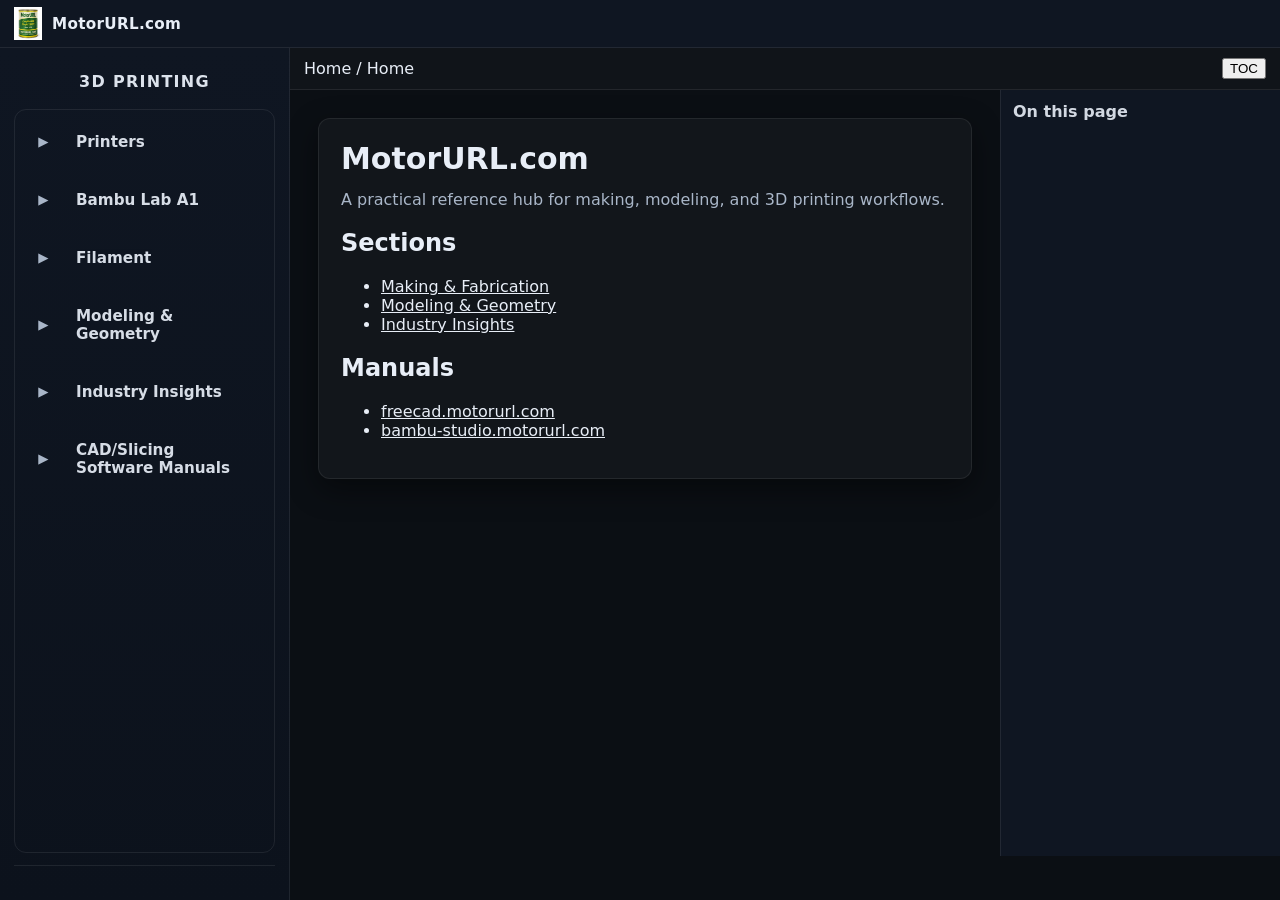
<file: index.html>
<!doctype html>
<html lang="en">
<head>
  <meta charset="utf-8" />
  <meta name="viewport" content="width=device-width, initial-scale=1" />
  <title>motorurl.com</title>
  <link rel="stylesheet" href="css/styles.css" />
  <link rel="stylesheet" href="css/header.css" />
  <link rel="stylesheet" href="css/sidebar-title.css" />
  <link rel="stylesheet" href="css/toc.css" />
</head>
<body>

  <div id="header-include"></div>

  <div class="app">
    <aside class="sidebar" aria-label="Site navigation" id="sidebar">
      <div class="sidebarSectionTitle">3D PRINTING</div>
      <nav id="treeNav" class="tree" aria-label="Navigation tree"></nav>
      <div class="sidebar__footer">
        <span class="muted"></span>
      </div>
    </aside>

    <main class="main" aria-label="Main content">
      <div class="main__bar">
        <button
          class="hamburger"
          id="hamburgerBtn"
          type="button"
          aria-label="Open menu"
          aria-controls="sidebar"
          aria-expanded="false"
        >☰</button>

        <div class="crumbs" id="crumbs">Home / Home</div>

        <button class="tocToggle" id="tocToggle" type="button" aria-label="Toggle Table of Contents" aria-controls="tocPanel" aria-expanded="true">
          TOC
        </button>
      </div>

      <div class="main__contentRow">
        <iframe id="contentFrame" class="contentFrame" title="Content frame" src="pages/home.html" loading="lazy"></iframe>

        <aside class="tocPanel" id="tocPanel" aria-label="Table of contents">
          <div class="tocPanel__title">On this page</div>
          <nav class="tocPanel__nav" id="tocList"></nav>
        </aside>
      </div>
    </main>
  </div>

  <script>
    // Part 03: load shared header include
    fetch('includes/header.html')
      .then(r => r.text())
      .then(h => { const host = document.getElementById('header-include'); if(host) host.innerHTML = h; })
      .catch(()=>{});
  </script>

  <script src="scripts/nav-data.js"></script>
  <script src="scripts/nav.js"></script>
  <script src="scripts/ui.js"></script>
  <script src="scripts/toc.js"></script>
</body>
</html>
</file>
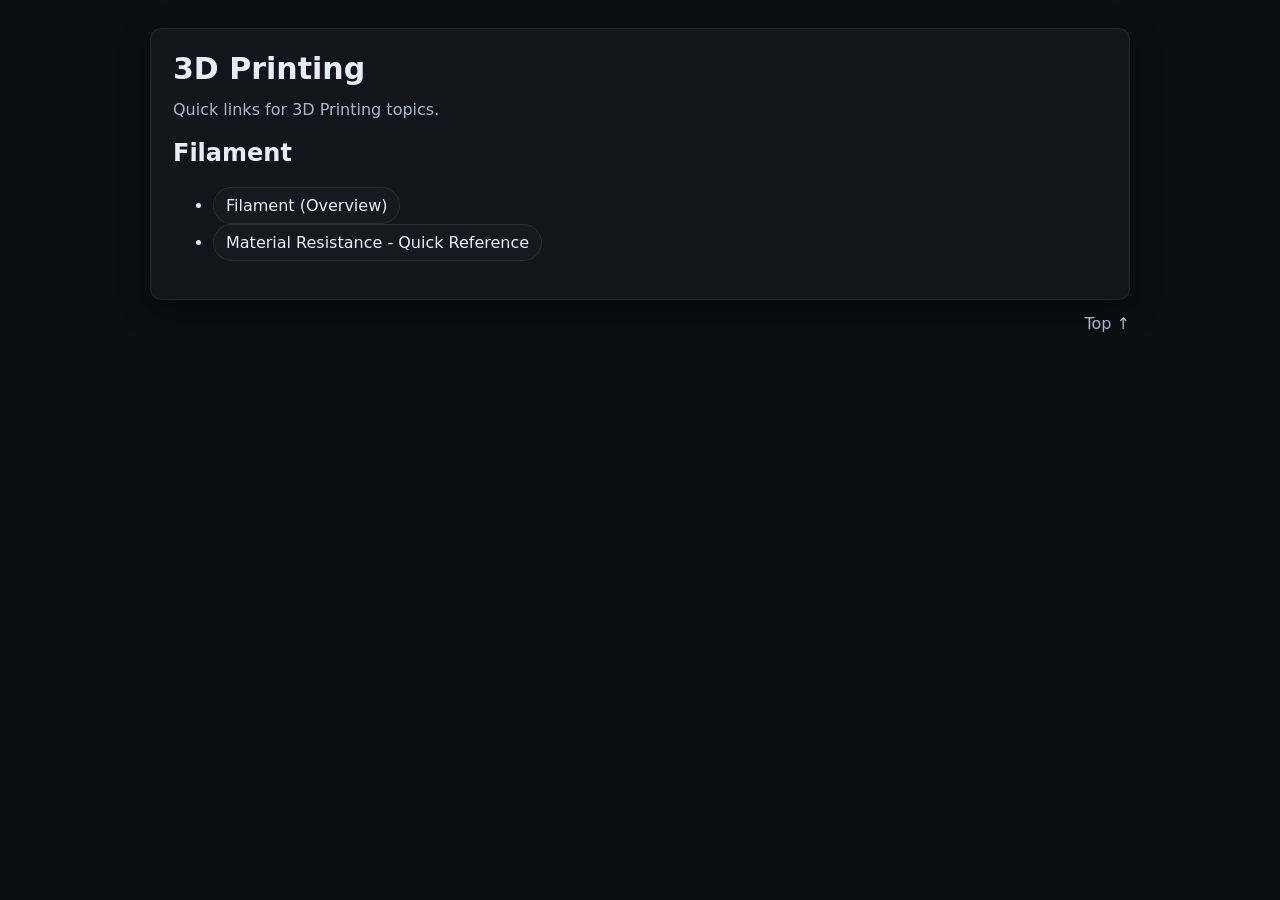
<file: pages/3d-printing.html>
<!doctype html>
<html lang="en">
<head>
  <meta charset="utf-8" />
  <meta name="viewport" content="width=device-width, initial-scale=1" />
  <link rel="stylesheet" href="../css/styles.css" />
  <title>3D Printing</title>
</head>
<body class="pageBody" data-gallery-enabled="false">
  <div id="top"></div>

  <div class="pageCard">
    <div class="pageTopRow">
      <h1>3D Printing</h1>
      <a id="galleryLink" class="pillLink" href="gallery.html" style="display:none;">🖼️ Gallery</a>
    </div>

    
<p class="muted">Quick links for 3D Printing topics.</p>

<h2>Filament</h2>
<ul>
  <li><a class="pillLink" href="filament.html">Filament (Overview)</a></li>
  <li><a class="pillLink" href="material-resistance-quick-reference.html">Material Resistance - Quick Reference</a></li>
</ul>


  </div>

  <div class="pageFooter">
    <a id="topLink" class="topLink" href="#top">Top ↑</a>
  </div>

  <script src="../scripts/page.js"></script>
</body>
</html>
</file>
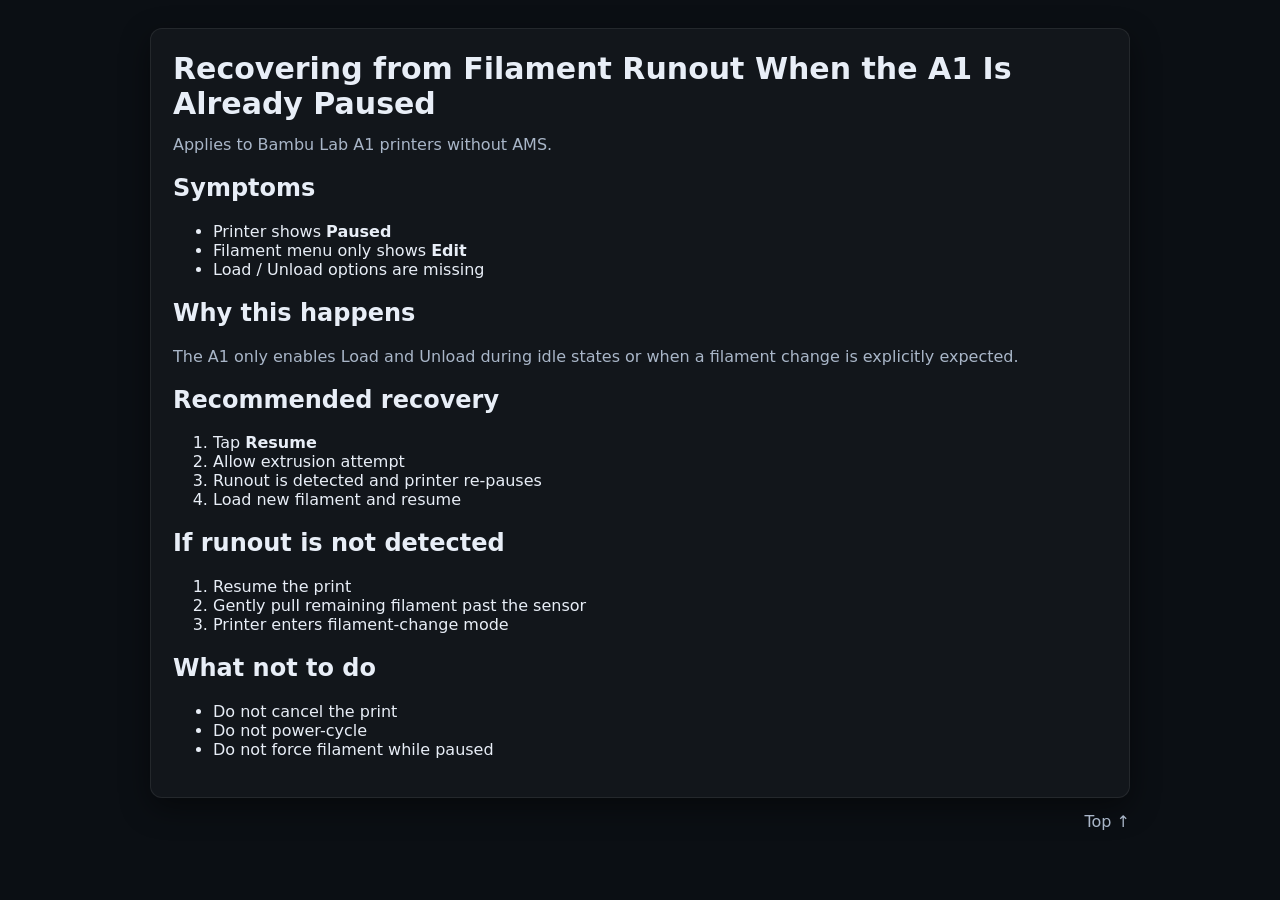
<file: pages/a1-recovering-from-filament-runout-while-paused.html>
<!doctype html>
<html lang="en">
<head>
  <meta charset="utf-8" />
  <meta name="viewport" content="width=device-width, initial-scale=1" />
  <link rel="stylesheet" href="../css/styles.css" />
  <title>Recovering from Filament Runout When the A1 Is Already Paused</title>
</head>
<body class="pageBody">
  <div id="top"></div>
  <div class="pageCard">
    <div class="pageTopRow">
      <h1>Recovering from Filament Runout When the A1 Is Already Paused</h1>
    </div>

    <p class="muted">
      Applies to Bambu Lab A1 printers without AMS.
    </p>

    <h2>Symptoms</h2>
    <ul>
      <li>Printer shows <strong>Paused</strong></li>
      <li>Filament menu only shows <strong>Edit</strong></li>
      <li>Load / Unload options are missing</li>
    </ul>

    <h2>Why this happens</h2>
    <p>
      The A1 only enables Load and Unload during idle states or
      when a filament change is explicitly expected.
    </p>

    <h2>Recommended recovery</h2>
    <ol>
      <li>Tap <strong>Resume</strong></li>
      <li>Allow extrusion attempt</li>
      <li>Runout is detected and printer re-pauses</li>
      <li>Load new filament and resume</li>
    </ol>

    <h2>If runout is not detected</h2>
    <ol>
      <li>Resume the print</li>
      <li>Gently pull remaining filament past the sensor</li>
      <li>Printer enters filament-change mode</li>
    </ol>

    <h2>What not to do</h2>
    <ul>
      <li>Do not cancel the print</li>
      <li>Do not power-cycle</li>
      <li>Do not force filament while paused</li>
    </ul>
  </div>
  <div class="pageFooter">
    <a class="topLink" href="#top">Top ↑</a>
  </div>
</body>
</html>
</file>
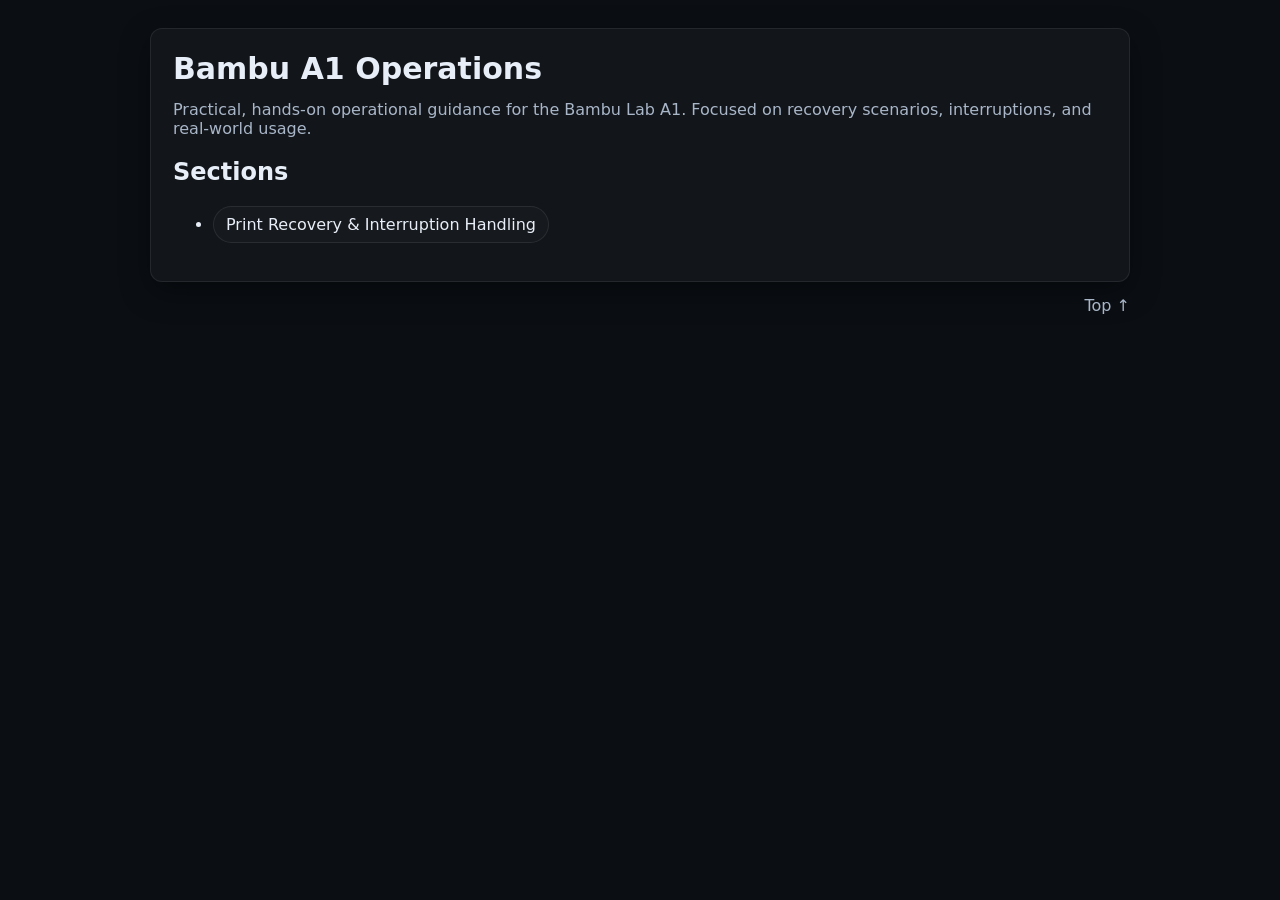
<file: pages/bambu-a1-operations.html>
<!doctype html>
<html lang="en">
<head>
  <meta charset="utf-8" />
  <meta name="viewport" content="width=device-width, initial-scale=1" />
  <link rel="stylesheet" href="../css/styles.css" />
  <title>Bambu A1 Operations</title>
</head>
<body class="pageBody">
  <div id="top"></div>
  <div class="pageCard">
    <div class="pageTopRow">
      <h1>Bambu A1 Operations</h1>
    </div>
    <p class="muted">
      Practical, hands-on operational guidance for the Bambu Lab A1.
      Focused on recovery scenarios, interruptions, and real-world usage.
    </p>
    <h2>Sections</h2>
    <ul>
      <li>
        <a class="pillLink" href="a1-recovering-from-filament-runout-while-paused.html">
          Print Recovery &amp; Interruption Handling
        </a>
      </li>
    </ul>
  </div>
  <div class="pageFooter">
    <a class="topLink" href="#top">Top ↑</a>
  </div>
</body>
</html>
</file>
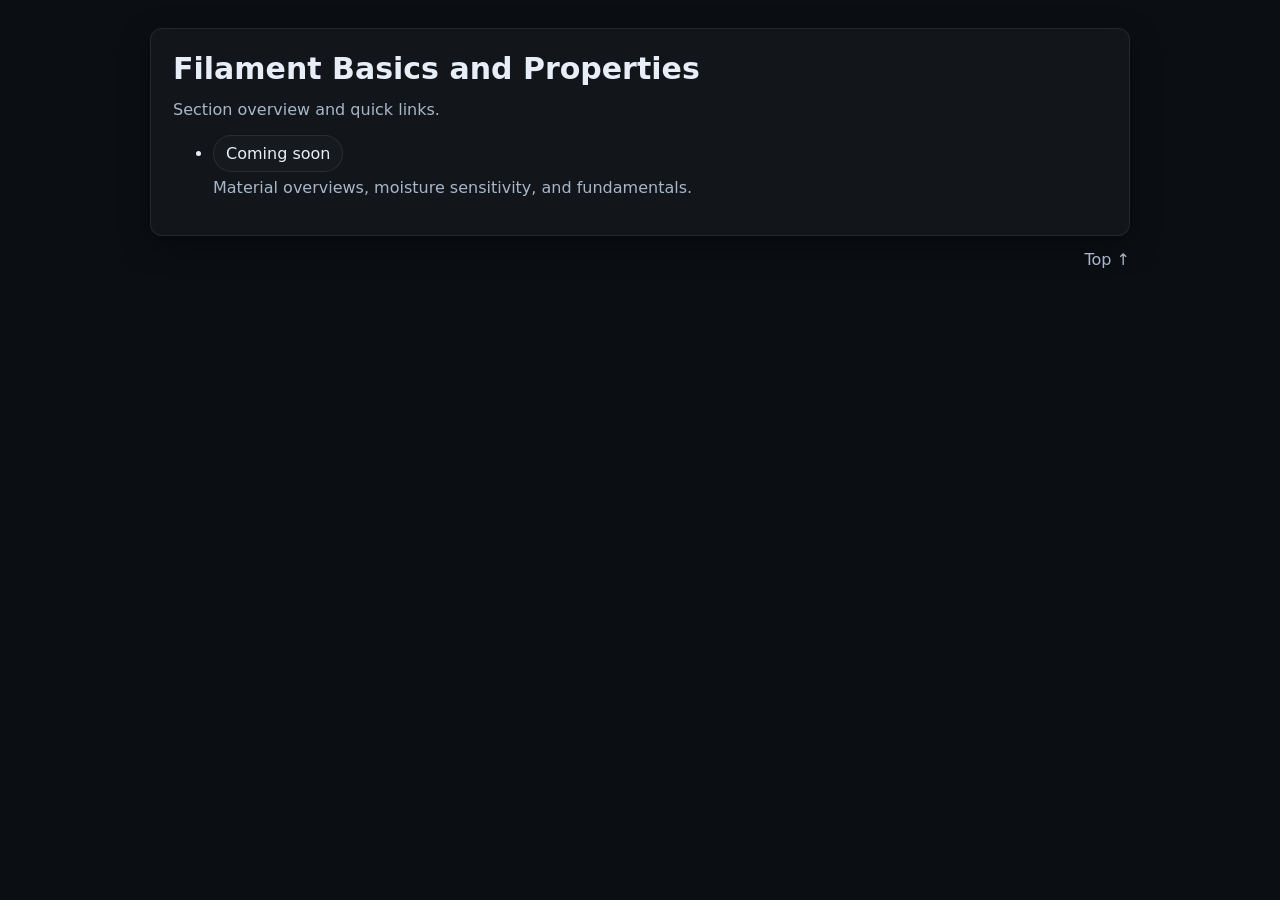
<file: pages/filament-basics-and-properties.html>
<!doctype html>
<html lang="en">
<head>
  <meta charset="utf-8" />
  <meta name="viewport" content="width=device-width, initial-scale=1" />
  <link rel="stylesheet" href="../css/styles.css" />
  
  <title>Filament Basics and Properties</title>
</head>
<body class="pageBody" data-gallery-enabled="false">
  <div id="top"></div>
  <div class="pageCard">
    <div class="pageTopRow">
      <h1>Filament Basics and Properties</h1>
      <a id="galleryLink" class="pillLink" href="gallery.html" style="display:none;">🖼️ Gallery</a>
    </div>
    
    <p class='muted'>Section overview and quick links.</p>
<ul>
<li><a class='pillLink' href='filament-basics-and-properties.html'>Coming soon</a><div class='muted' style='margin-top:6px'>Material overviews, moisture sensitivity, and fundamentals.</div></li>
</ul>
  </div>
  <div class="pageFooter">
    <a class="topLink" href="#top">Top ↑</a>
  </div>
  <script src="../scripts/page.js"></script>
  
</body>
</html>
</file>
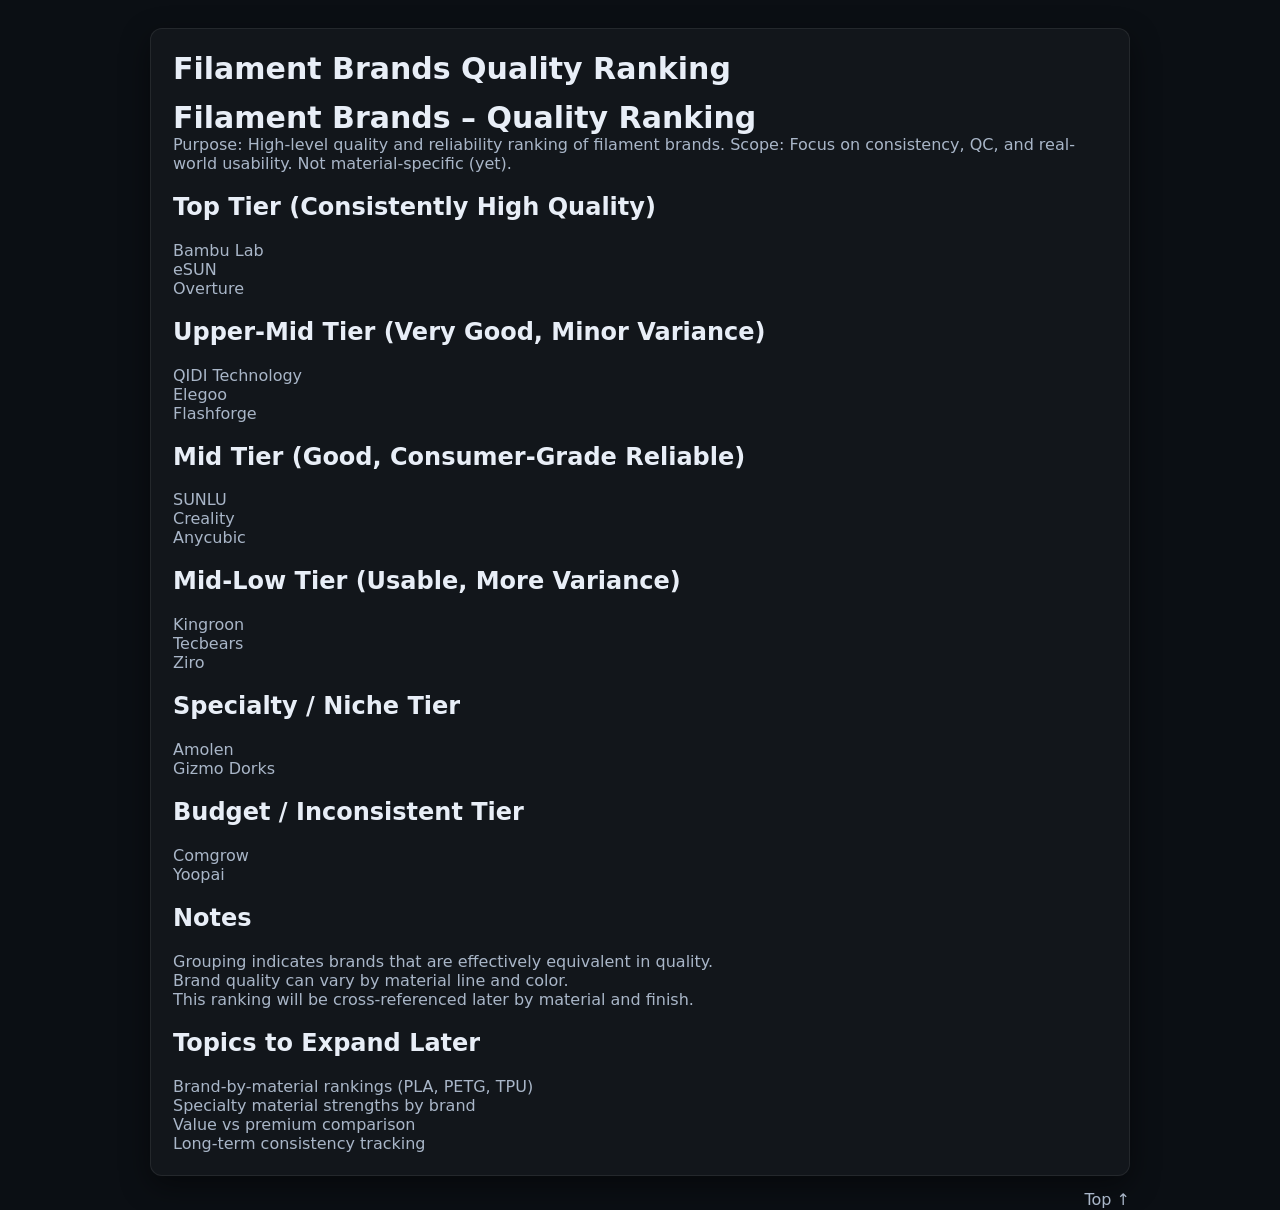
<file: pages/filament-brands-quality-ranking.html>
<!doctype html>
<html lang="en">
<head>
  <meta charset="utf-8" />
  <meta name="viewport" content="width=device-width, initial-scale=1" />
  <link rel="stylesheet" href="../css/styles.css" />
  <link rel="stylesheet" href="../css/toc.css" />
  <title>Filament Brands Quality Ranking</title>
</head>
<body class="pageBody" data-gallery-enabled="false">
  <div id="top"></div>
  <div class="pageCard">
    <div class="pageTopRow">
      <h1>Filament Brands Quality Ranking</h1>
      <a id="galleryLink" class="pillLink" href="gallery.html" style="display:none;">🖼️ Gallery</a>
    </div>
    <nav class="toc" data-toc></nav>
    <h1>Filament Brands – Quality Ranking</h1>
<p>Purpose: High-level quality and reliability ranking of filament brands. Scope: Focus on consistency, QC, and real-world usability. Not material-specific (yet).</p>
<h2>Top Tier (Consistently High Quality)</h2>
<p>Bambu Lab</p>
<p>eSUN</p>
<p>Overture</p>
<h2>Upper-Mid Tier (Very Good, Minor Variance)</h2>
<p>QIDI Technology</p>
<p>Elegoo</p>
<p>Flashforge</p>
<h2>Mid Tier (Good, Consumer-Grade Reliable)</h2>
<p>SUNLU</p>
<p>Creality</p>
<p>Anycubic</p>
<h2>Mid-Low Tier (Usable, More Variance)</h2>
<p>Kingroon</p>
<p>Tecbears</p>
<p>Ziro</p>
<h2>Specialty / Niche Tier</h2>
<p>Amolen</p>
<p>Gizmo Dorks</p>
<h2>Budget / Inconsistent Tier</h2>
<p>Comgrow</p>
<p>Yoopai</p>
<h2>Notes</h2>
<p>Grouping indicates brands that are effectively equivalent in quality.</p>
<p>Brand quality can vary by material line and color.</p>
<p>This ranking will be cross-referenced later by material and finish.</p>
<h2>Topics to Expand Later</h2>
<p>Brand-by-material rankings (PLA, PETG, TPU)</p>
<p>Specialty material strengths by brand</p>
<p>Value vs premium comparison</p>
<p>Long-term consistency tracking</p>
  </div>
  <div class="pageFooter">
    <a class="topLink" href="#top">Top ↑</a>
  </div>
  <script src="../scripts/page.js"></script>
  <script src="../scripts/toc.js"></script>
</body>
</html>
</file>
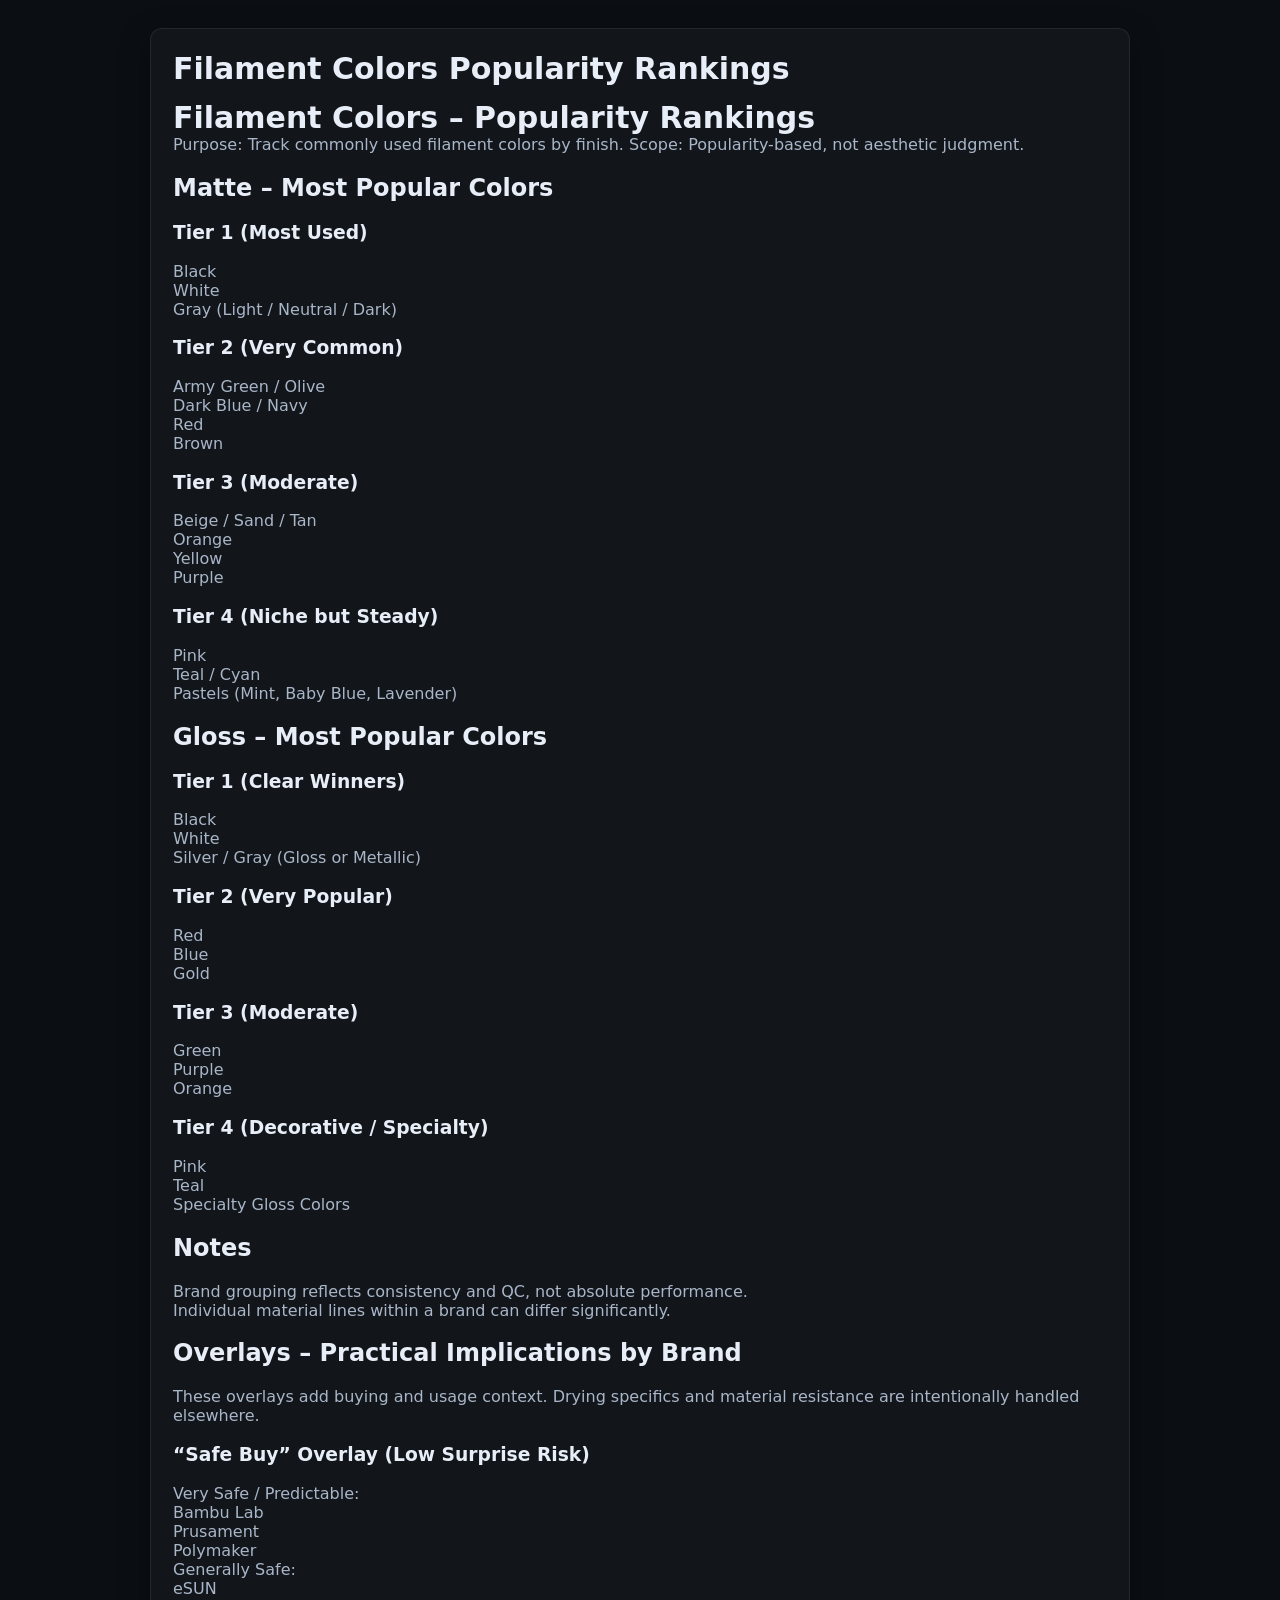
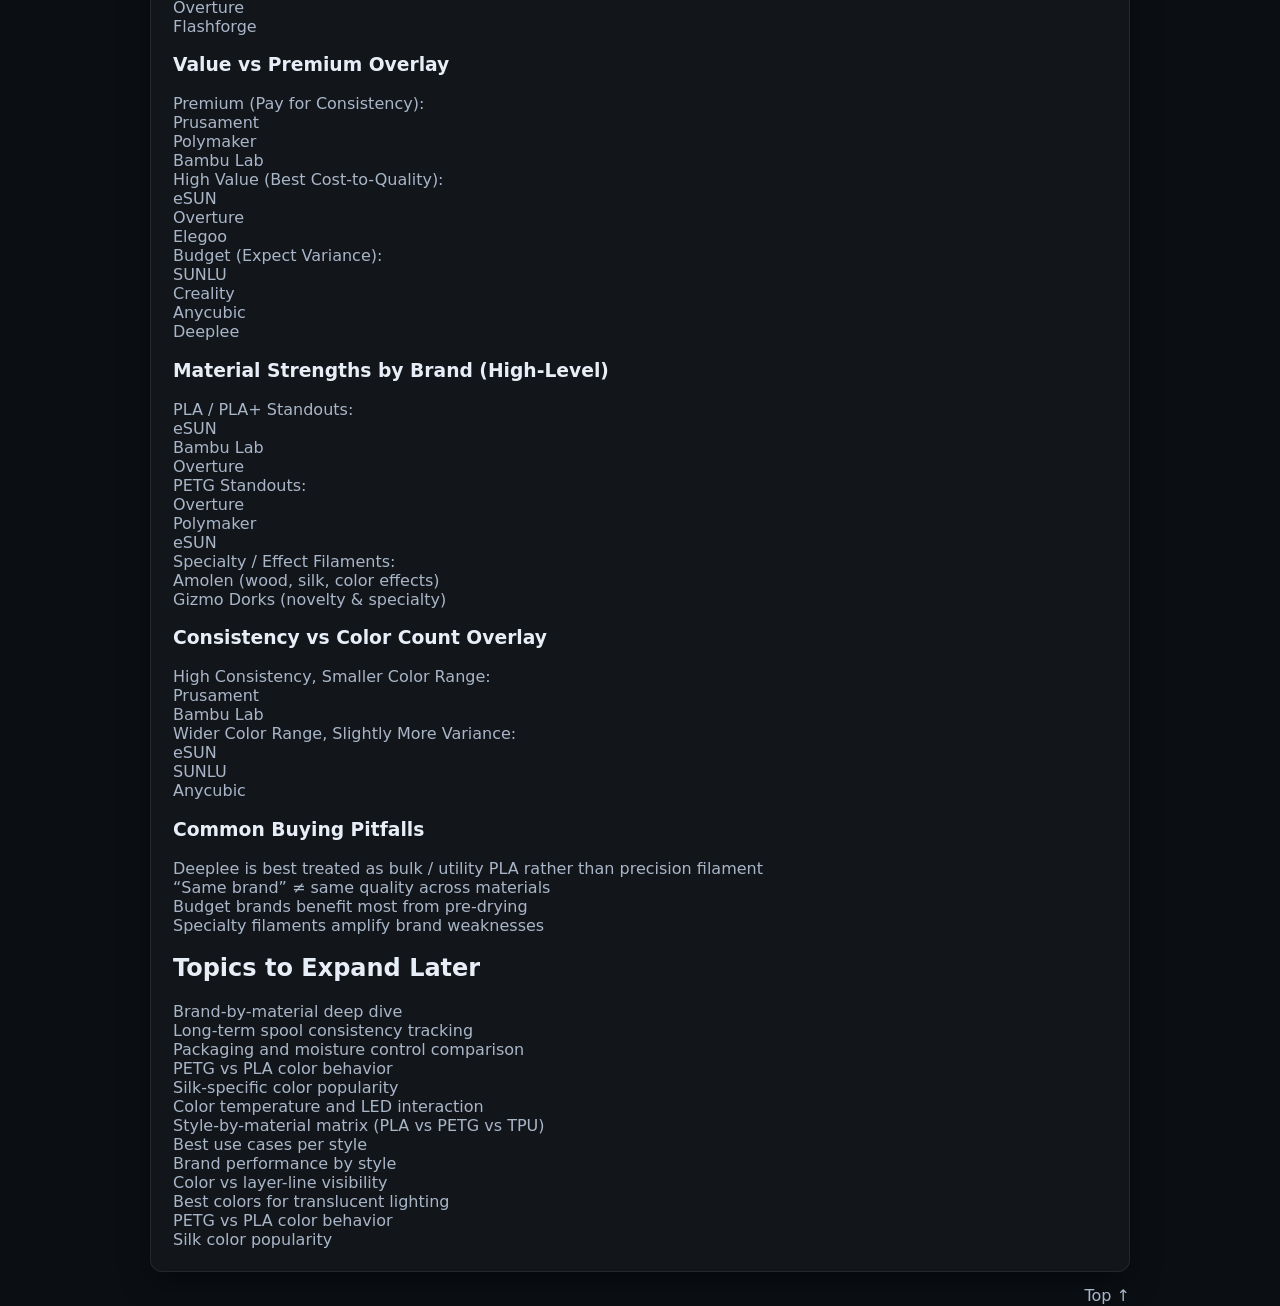
<file: pages/filament-colors-popularity-rankings.html>
<!doctype html>
<html lang="en">
<head>
  <meta charset="utf-8" />
  <meta name="viewport" content="width=device-width, initial-scale=1" />
  <link rel="stylesheet" href="../css/styles.css" />
  <link rel="stylesheet" href="../css/toc.css" />
  <title>Filament Colors Popularity Rankings</title>
</head>
<body class="pageBody" data-gallery-enabled="false">
  <div id="top"></div>
  <div class="pageCard">
    <div class="pageTopRow">
      <h1>Filament Colors Popularity Rankings</h1>
      <a id="galleryLink" class="pillLink" href="gallery.html" style="display:none;">🖼️ Gallery</a>
    </div>
    <nav class="toc" data-toc></nav>
    <h1>Filament Colors – Popularity Rankings</h1>
<p>Purpose: Track commonly used filament colors by finish. Scope: Popularity-based, not aesthetic judgment.</p>
<h2>Matte – Most Popular Colors</h2>
<h3>Tier 1 (Most Used)</h3>
<p>Black</p>
<p>White</p>
<p>Gray (Light / Neutral / Dark)</p>
<h3>Tier 2 (Very Common)</h3>
<p>Army Green / Olive</p>
<p>Dark Blue / Navy</p>
<p>Red</p>
<p>Brown</p>
<h3>Tier 3 (Moderate)</h3>
<p>Beige / Sand / Tan</p>
<p>Orange</p>
<p>Yellow</p>
<p>Purple</p>
<h3>Tier 4 (Niche but Steady)</h3>
<p>Pink</p>
<p>Teal / Cyan</p>
<p>Pastels (Mint, Baby Blue, Lavender)</p>
<h2>Gloss – Most Popular Colors</h2>
<h3>Tier 1 (Clear Winners)</h3>
<p>Black</p>
<p>White</p>
<p>Silver / Gray (Gloss or Metallic)</p>
<h3>Tier 2 (Very Popular)</h3>
<p>Red</p>
<p>Blue</p>
<p>Gold</p>
<h3>Tier 3 (Moderate)</h3>
<p>Green</p>
<p>Purple</p>
<p>Orange</p>
<h3>Tier 4 (Decorative / Specialty)</h3>
<p>Pink</p>
<p>Teal</p>
<p>Specialty Gloss Colors</p>
<h2>Notes</h2>
<p>Brand grouping reflects consistency and QC, not absolute performance.</p>
<p>Individual material lines within a brand can differ significantly.</p>
<h2>Overlays – Practical Implications by Brand</h2>
<p>These overlays add buying and usage context. Drying specifics and material resistance are intentionally handled elsewhere.</p>
<h3>“Safe Buy” Overlay (Low Surprise Risk)</h3>
<p>Very Safe / Predictable:</p>
<p>Bambu Lab</p>
<p>Prusament</p>
<p>Polymaker</p>
<p>Generally Safe:</p>
<p>eSUN</p>
<p>Overture</p>
<p>Flashforge</p>
<h3>Value vs Premium Overlay</h3>
<p>Premium (Pay for Consistency):</p>
<p>Prusament</p>
<p>Polymaker</p>
<p>Bambu Lab</p>
<p>High Value (Best Cost-to-Quality):</p>
<p>eSUN</p>
<p>Overture</p>
<p>Elegoo</p>
<p>Budget (Expect Variance):</p>
<p>SUNLU</p>
<p>Creality</p>
<p>Anycubic</p>
<p>Deeplee</p>
<h3>Material Strengths by Brand (High-Level)</h3>
<p>PLA / PLA+ Standouts:</p>
<p>eSUN</p>
<p>Bambu Lab</p>
<p>Overture</p>
<p>PETG Standouts:</p>
<p>Overture</p>
<p>Polymaker</p>
<p>eSUN</p>
<p>Specialty / Effect Filaments:</p>
<p>Amolen (wood, silk, color effects)</p>
<p>Gizmo Dorks (novelty &amp; specialty)</p>
<h3>Consistency vs Color Count Overlay</h3>
<p>High Consistency, Smaller Color Range:</p>
<p>Prusament</p>
<p>Bambu Lab</p>
<p>Wider Color Range, Slightly More Variance:</p>
<p>eSUN</p>
<p>SUNLU</p>
<p>Anycubic</p>
<h3>Common Buying Pitfalls</h3>
<p>Deeplee is best treated as bulk / utility PLA rather than precision filament</p>
<p>“Same brand” ≠ same quality across materials</p>
<p>Budget brands benefit most from pre-drying</p>
<p>Specialty filaments amplify brand weaknesses</p>
<h2>Topics to Expand Later</h2>
<p>Brand-by-material deep dive</p>
<p>Long-term spool consistency tracking</p>
<p>Packaging and moisture control comparison</p>
<p>PETG vs PLA color behavior</p>
<p>Silk-specific color popularity</p>
<p>Color temperature and LED interaction</p>
<p>Style-by-material matrix (PLA vs PETG vs TPU)</p>
<p>Best use cases per style</p>
<p>Brand performance by style</p>
<p>Color vs layer-line visibility</p>
<p>Best colors for translucent lighting</p>
<p>PETG vs PLA color behavior</p>
<p>Silk color popularity</p>
  </div>
  <div class="pageFooter">
    <a class="topLink" href="#top">Top ↑</a>
  </div>
  <script src="../scripts/page.js"></script>
  <script src="../scripts/toc.js"></script>
</body>
</html>
</file>
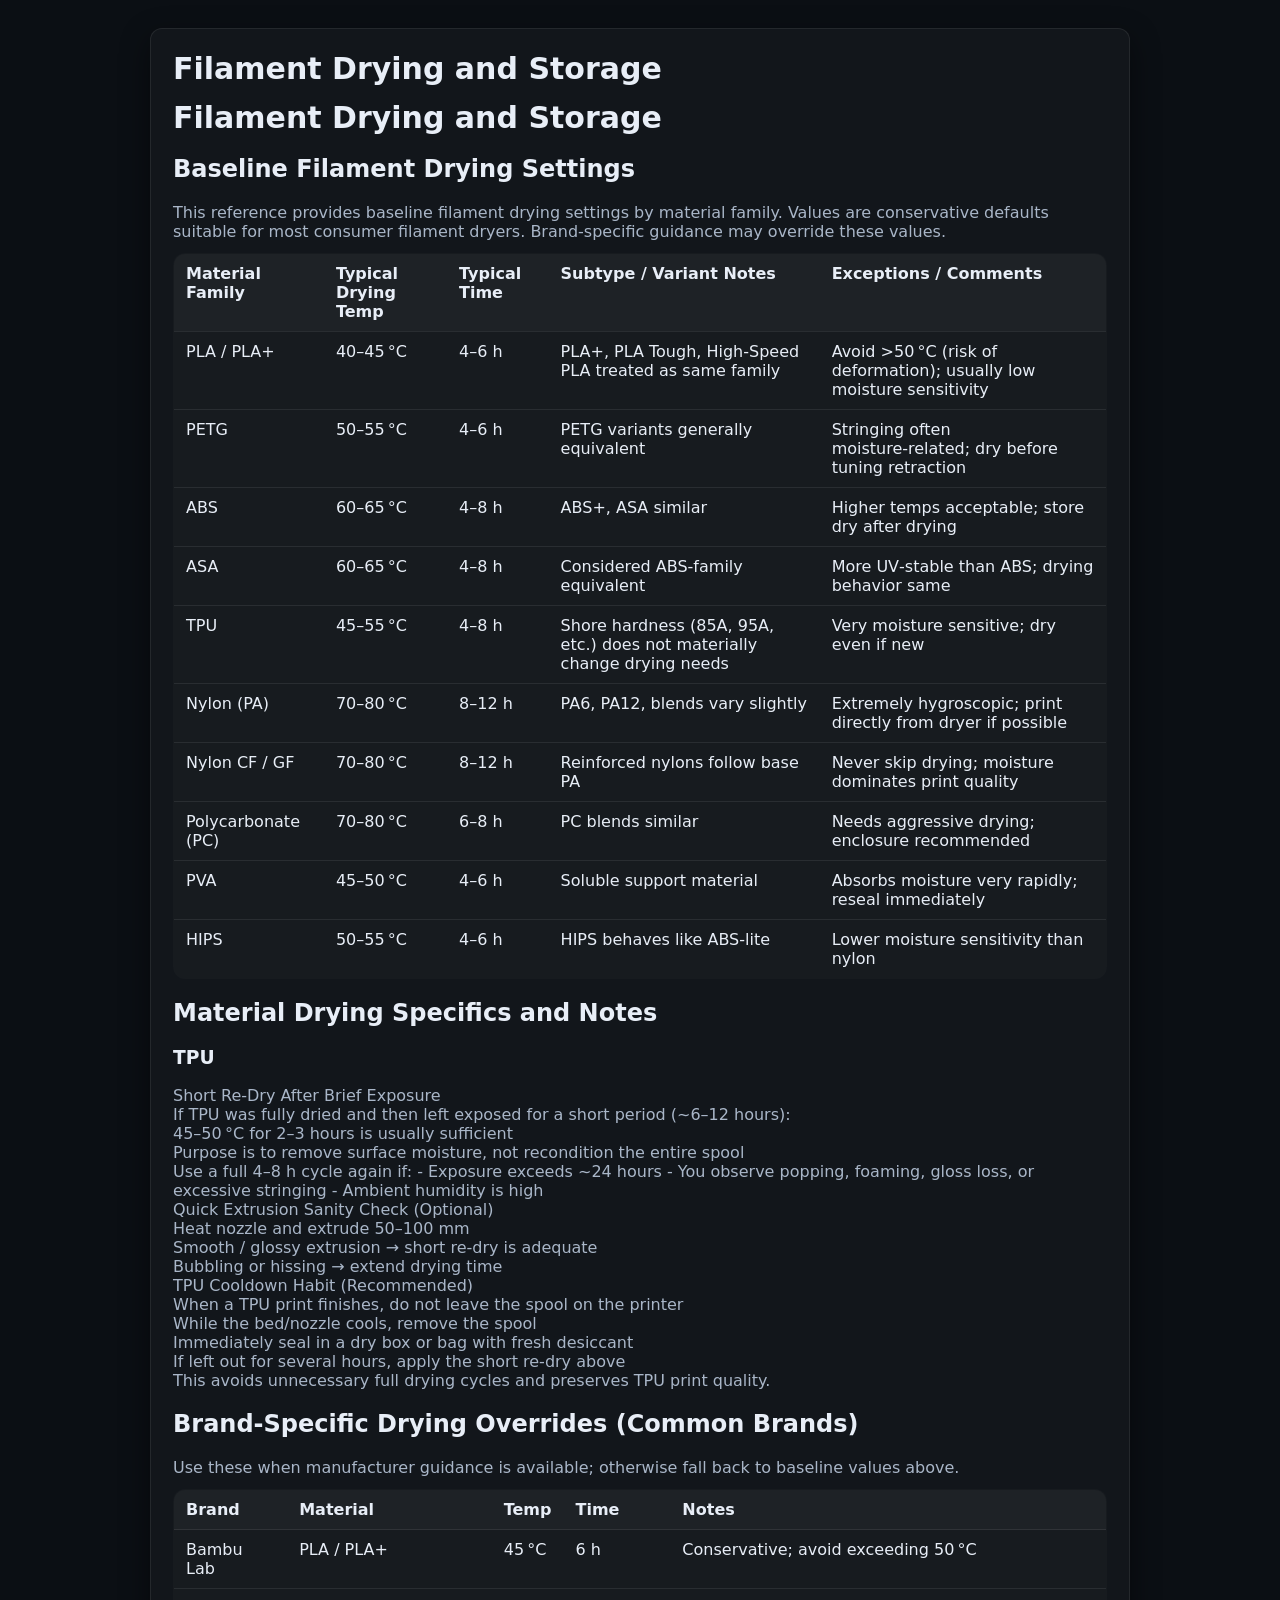
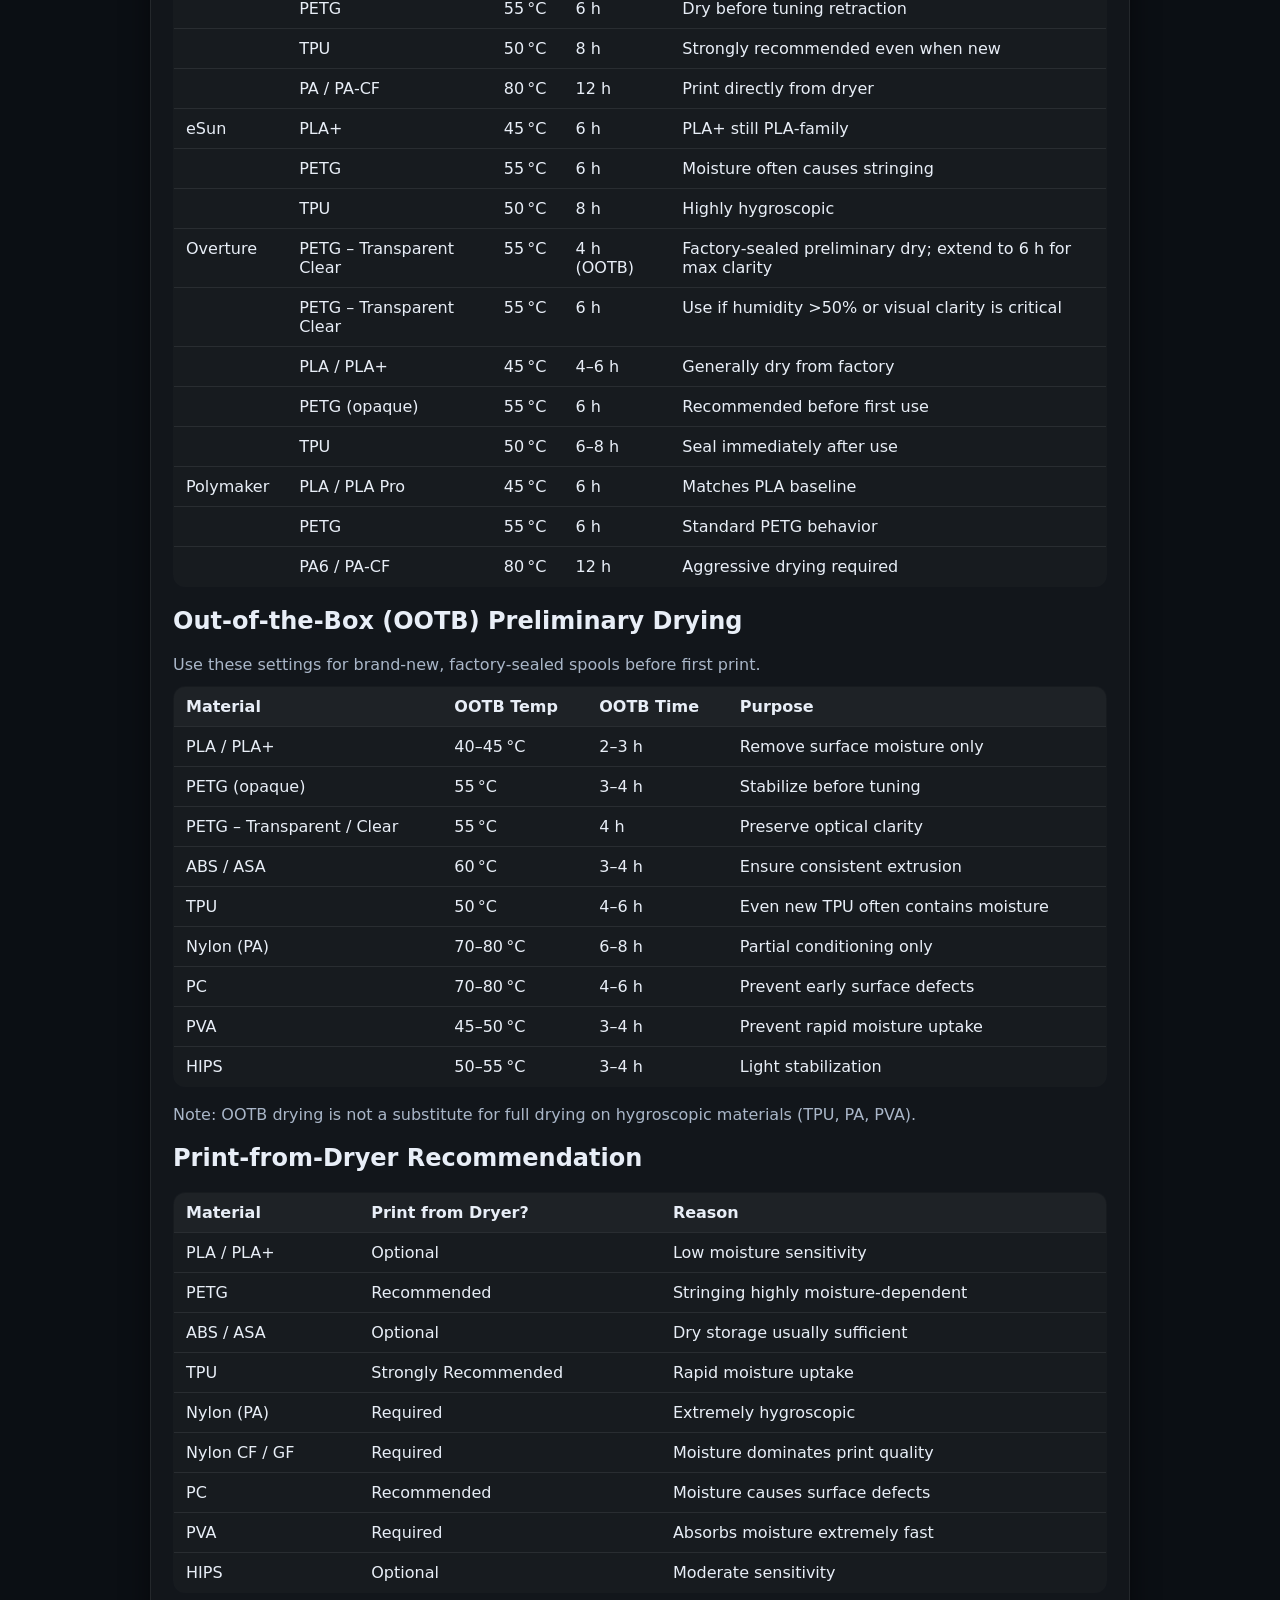
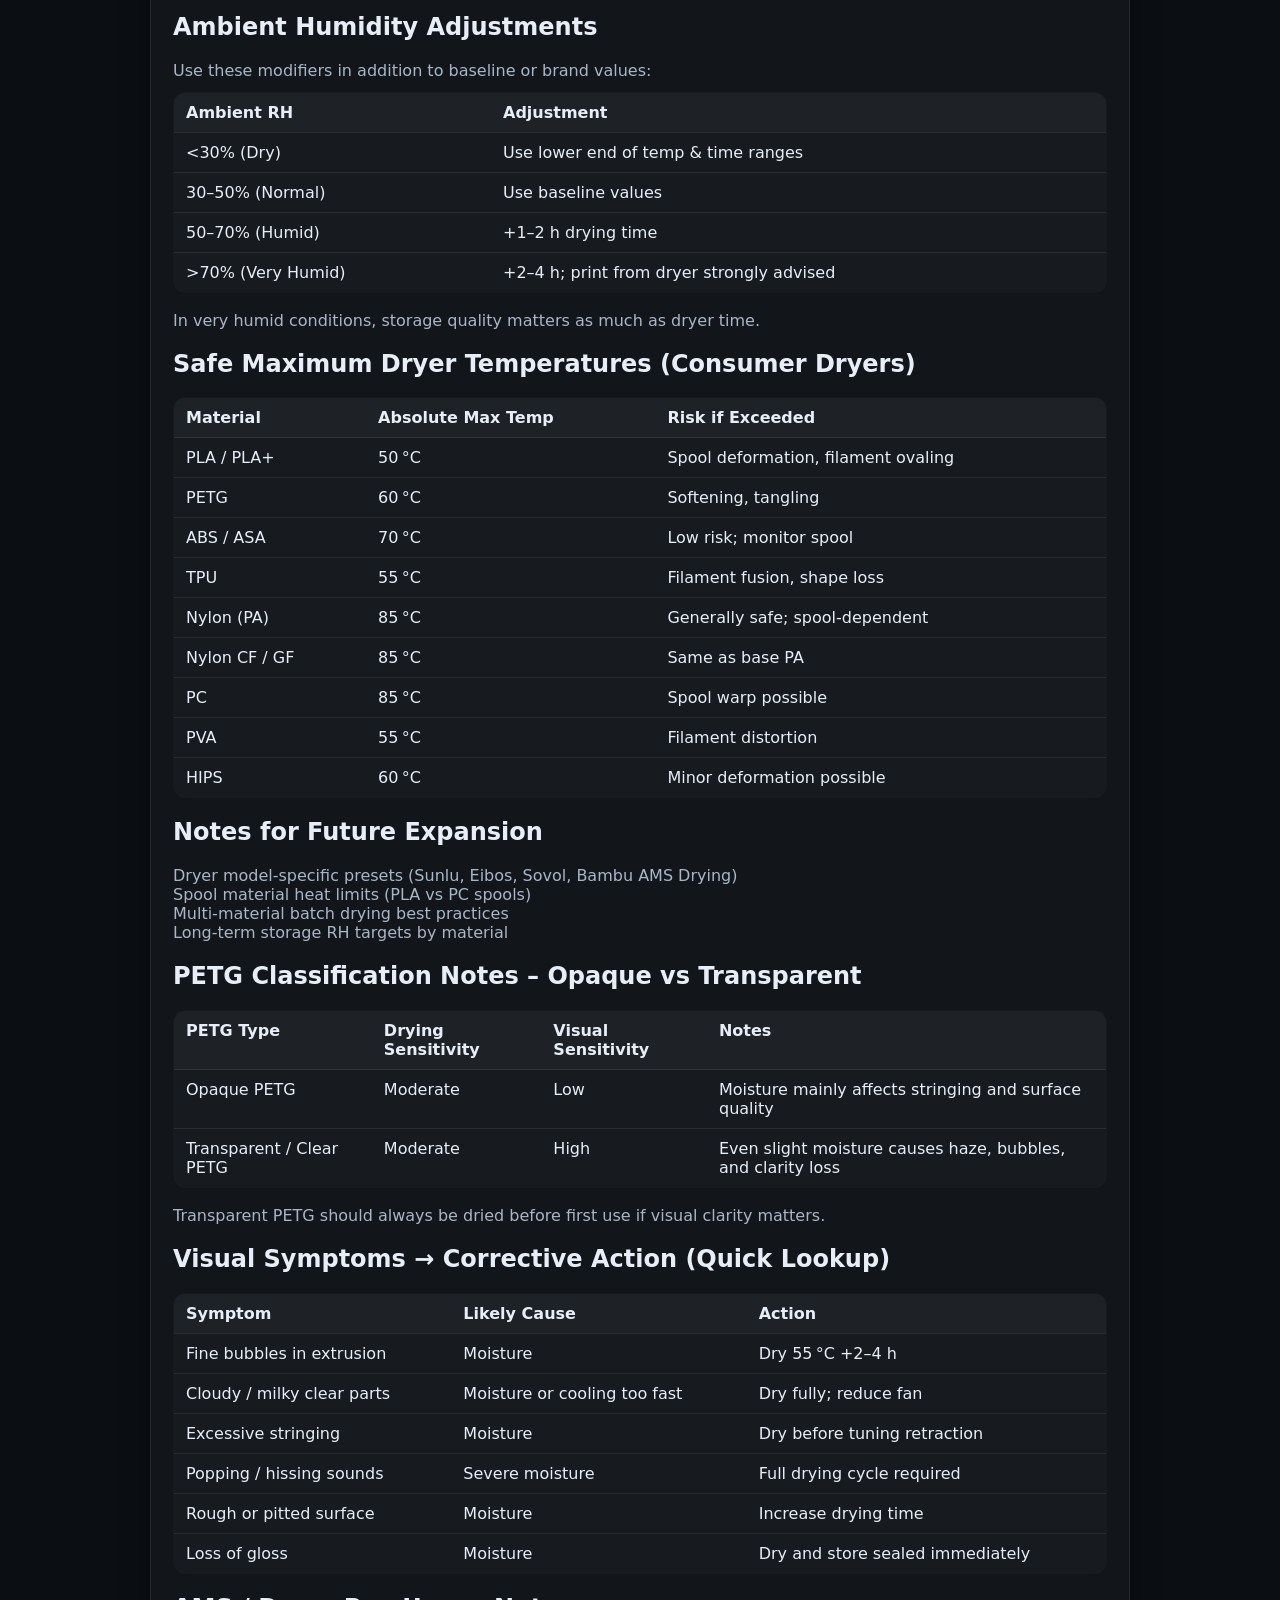
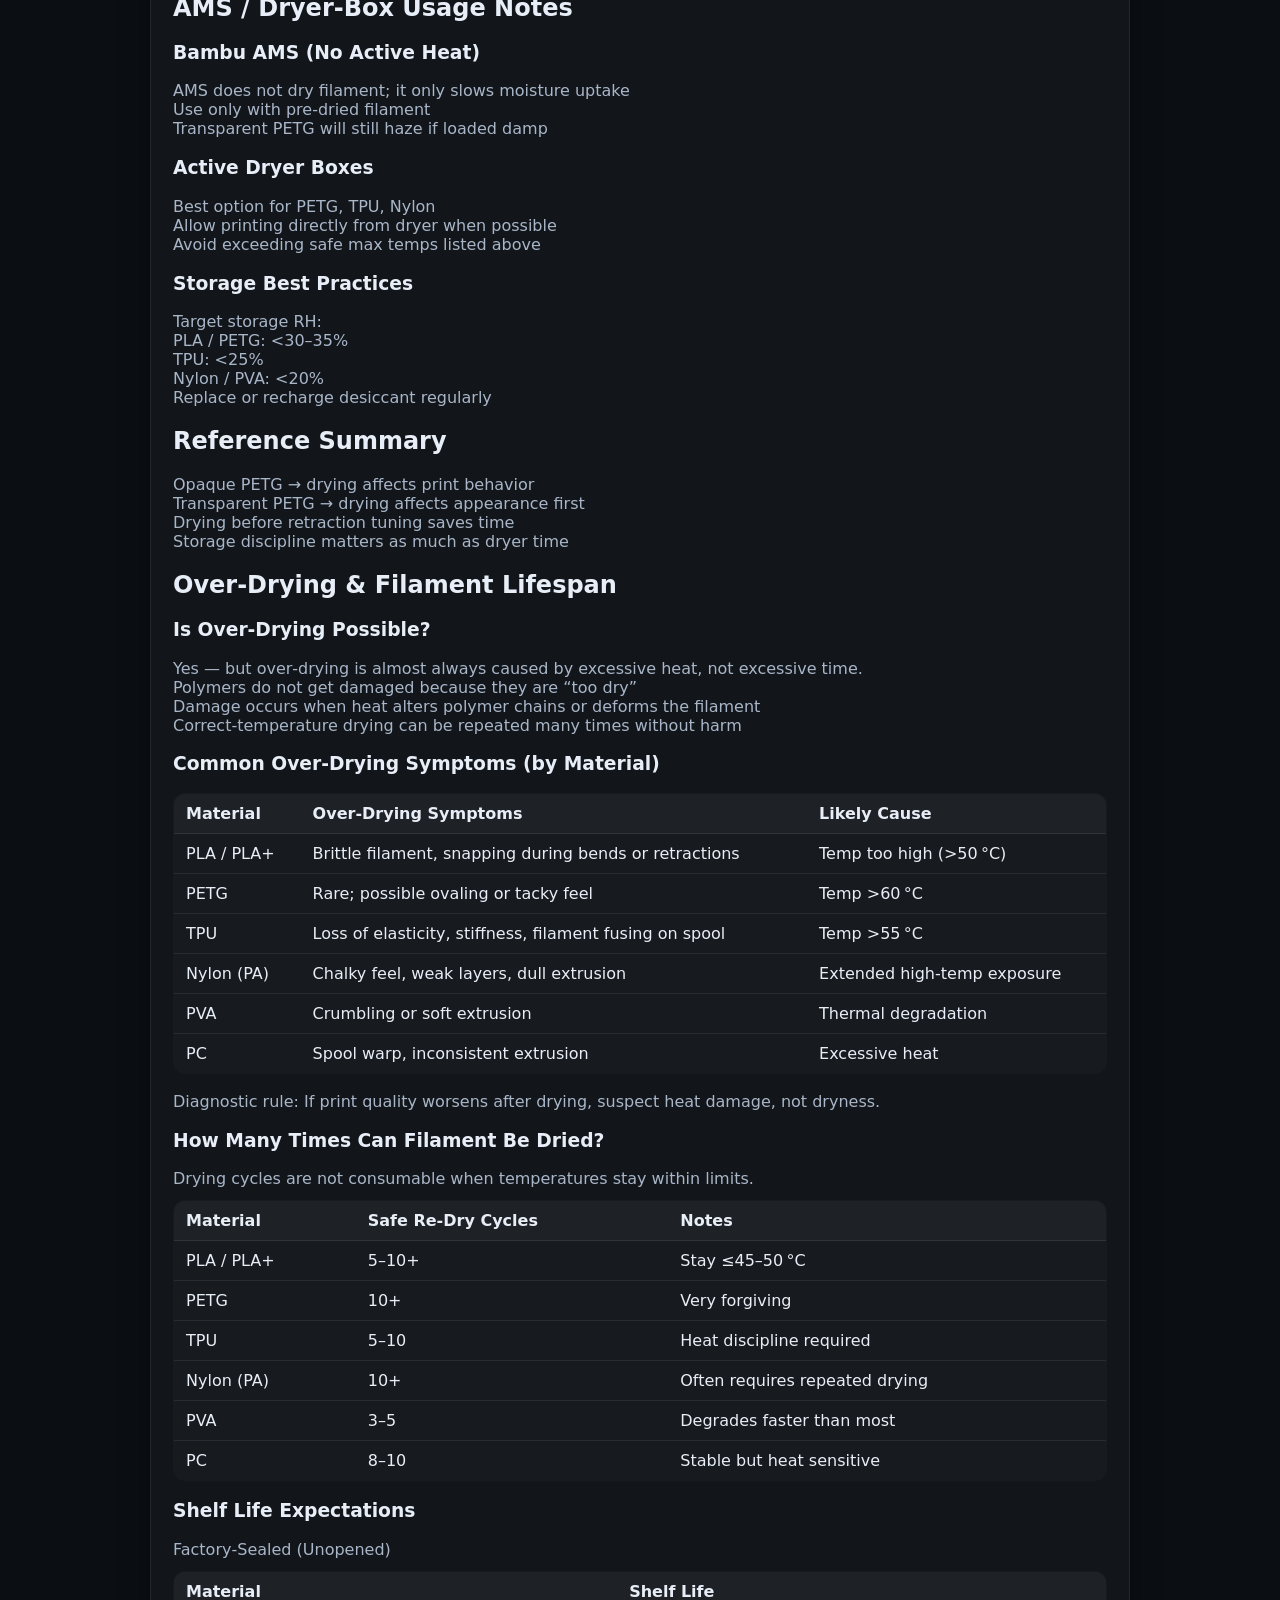
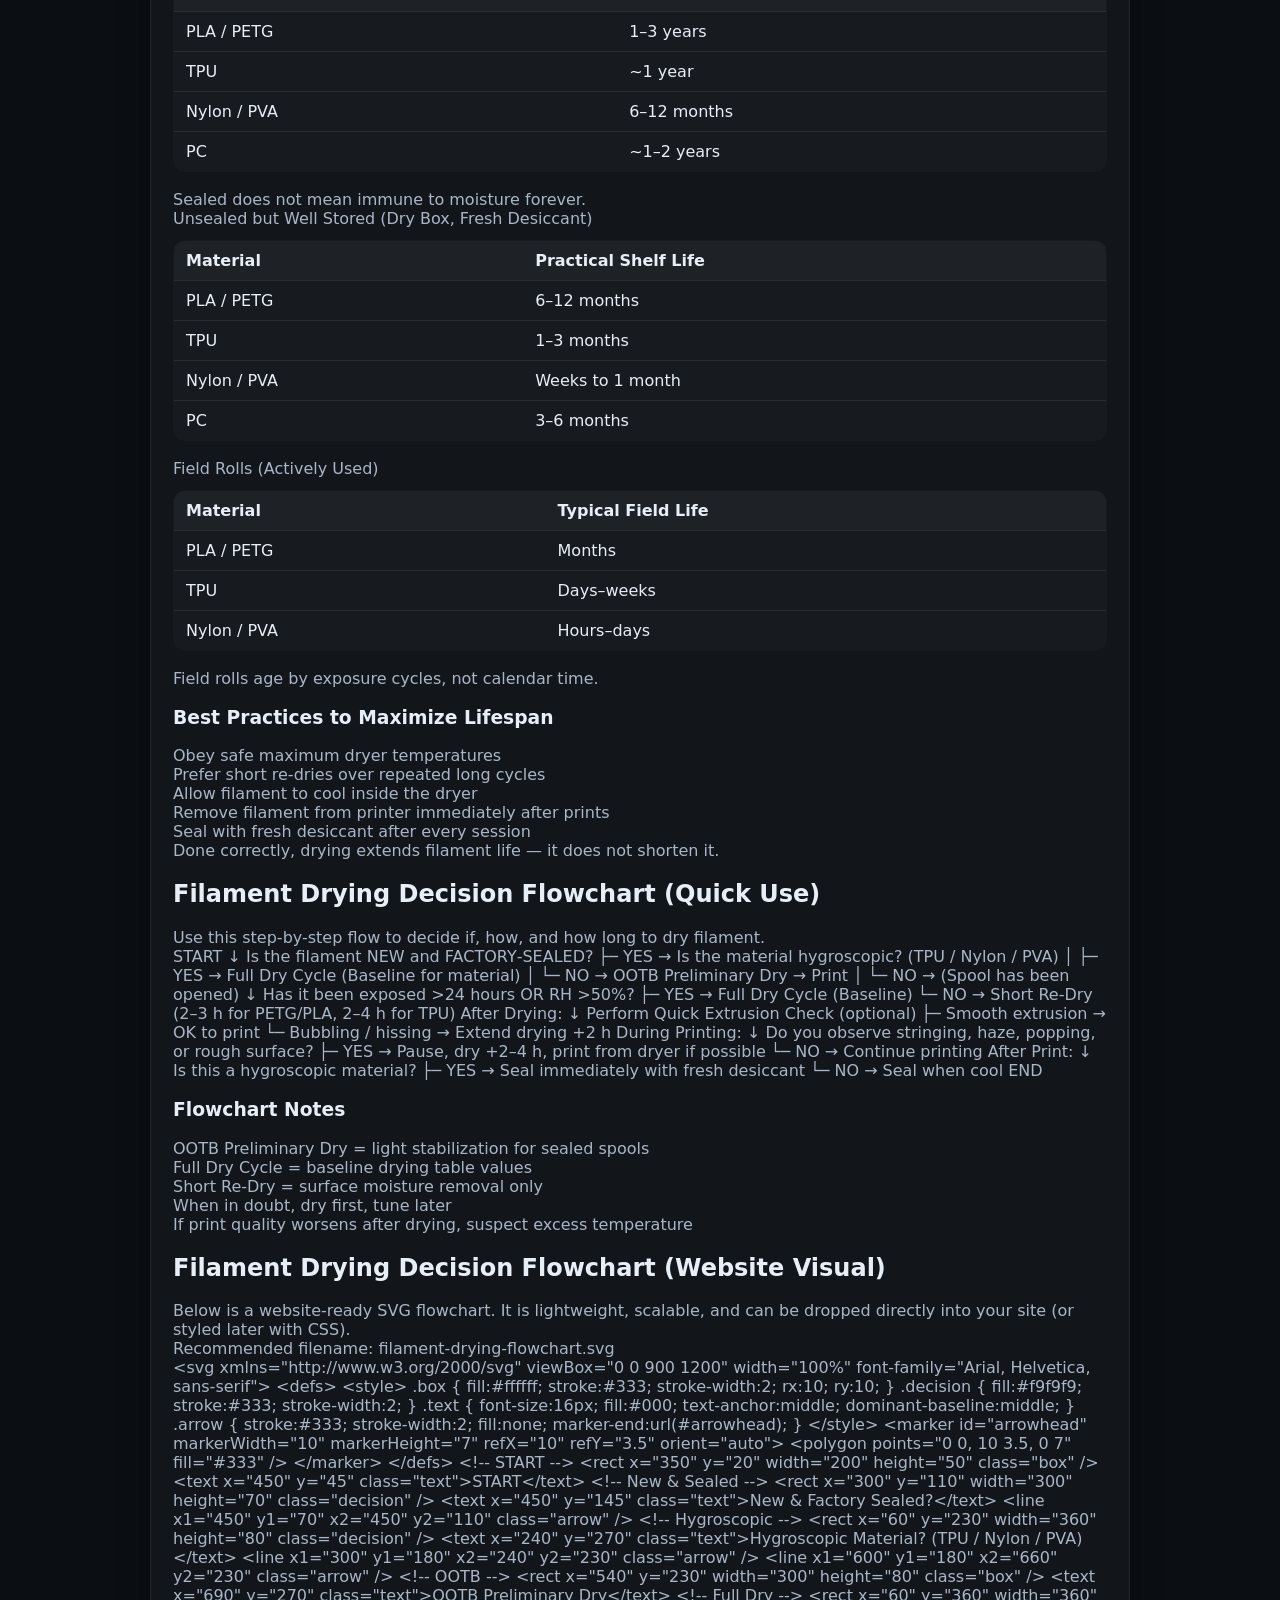
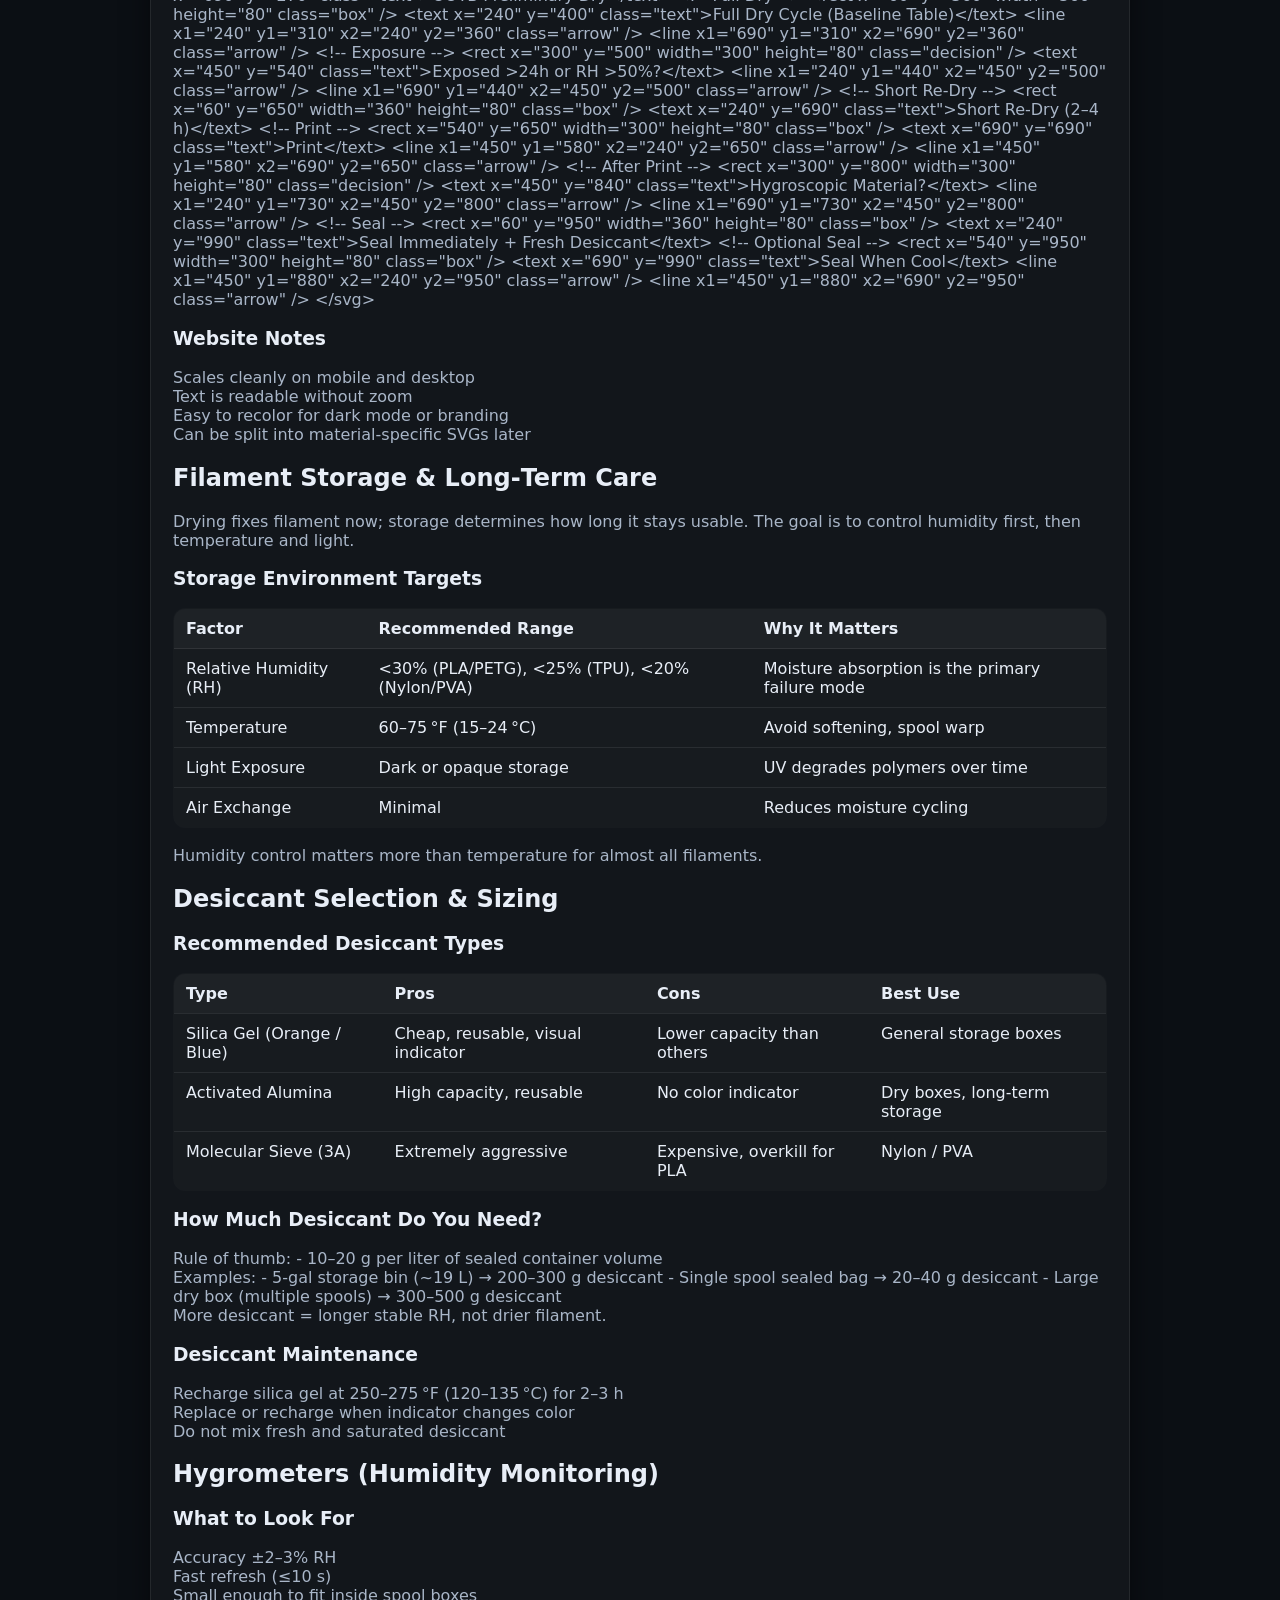
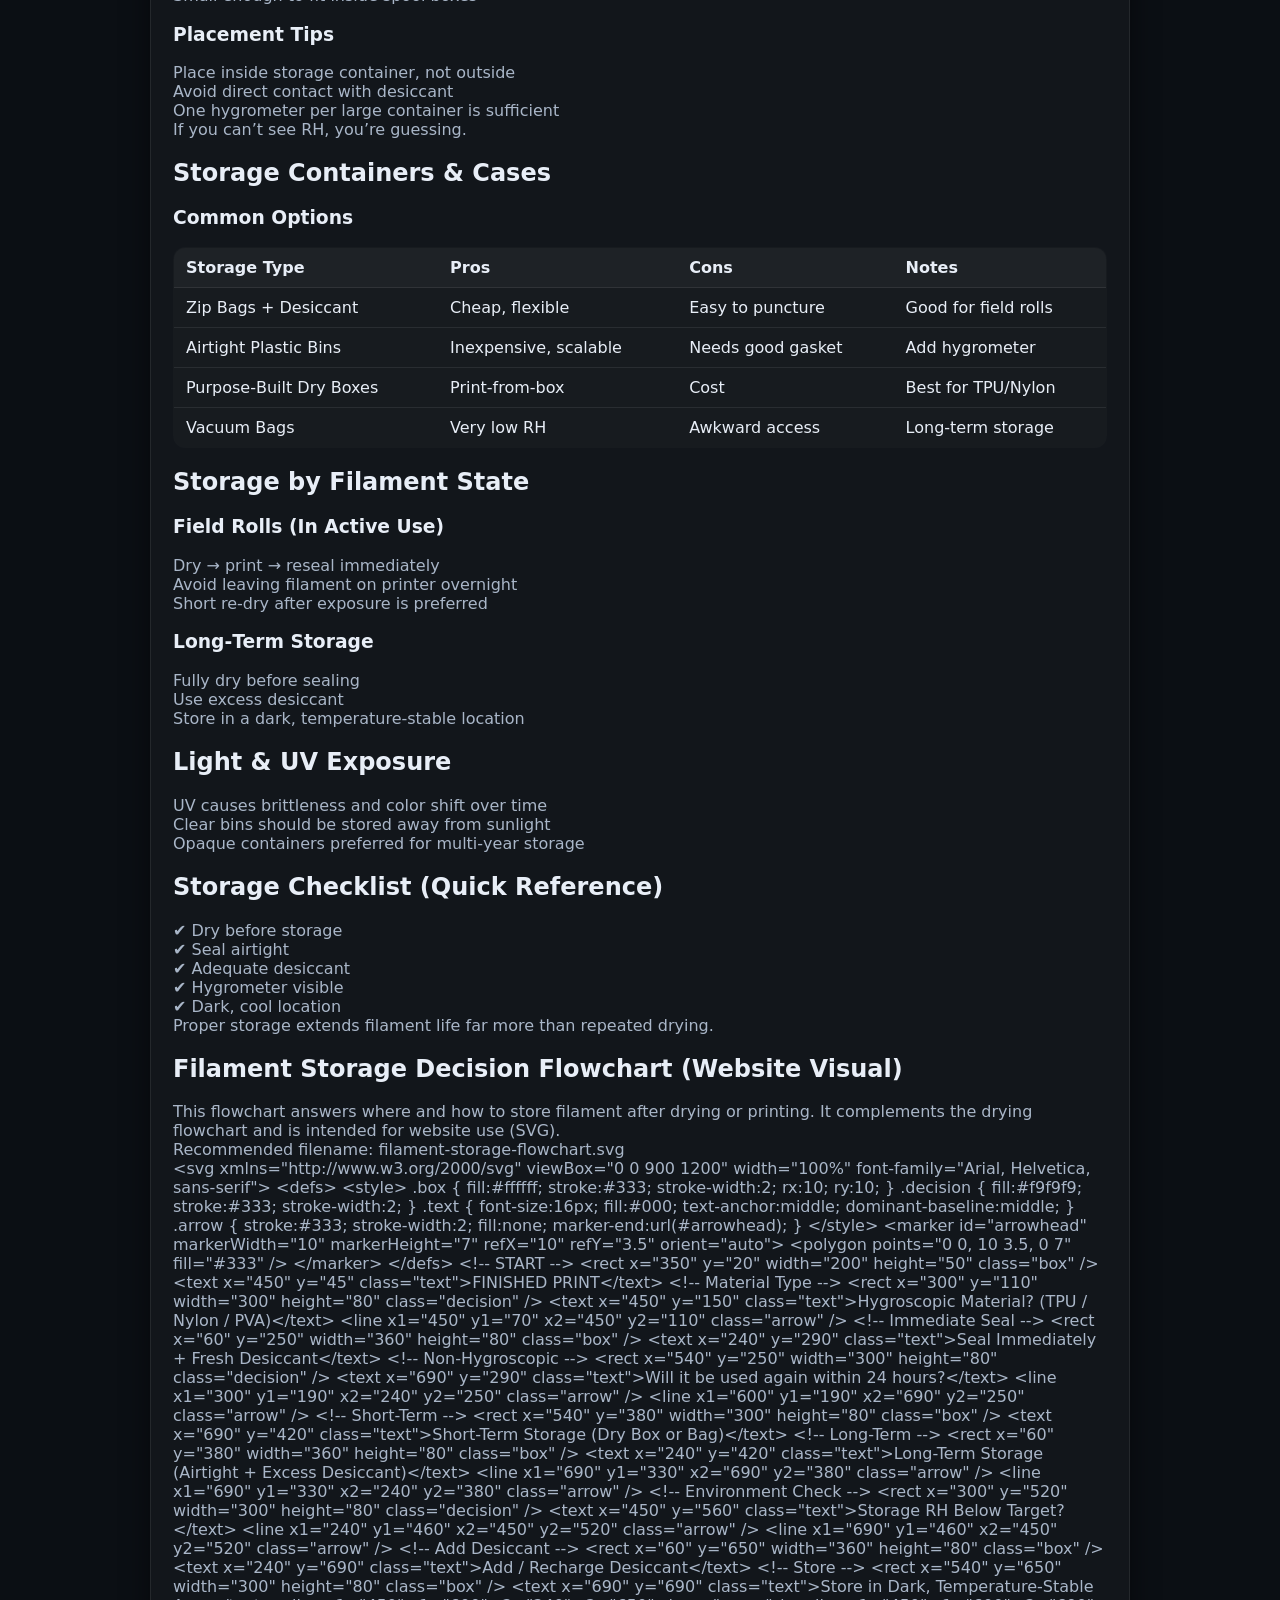
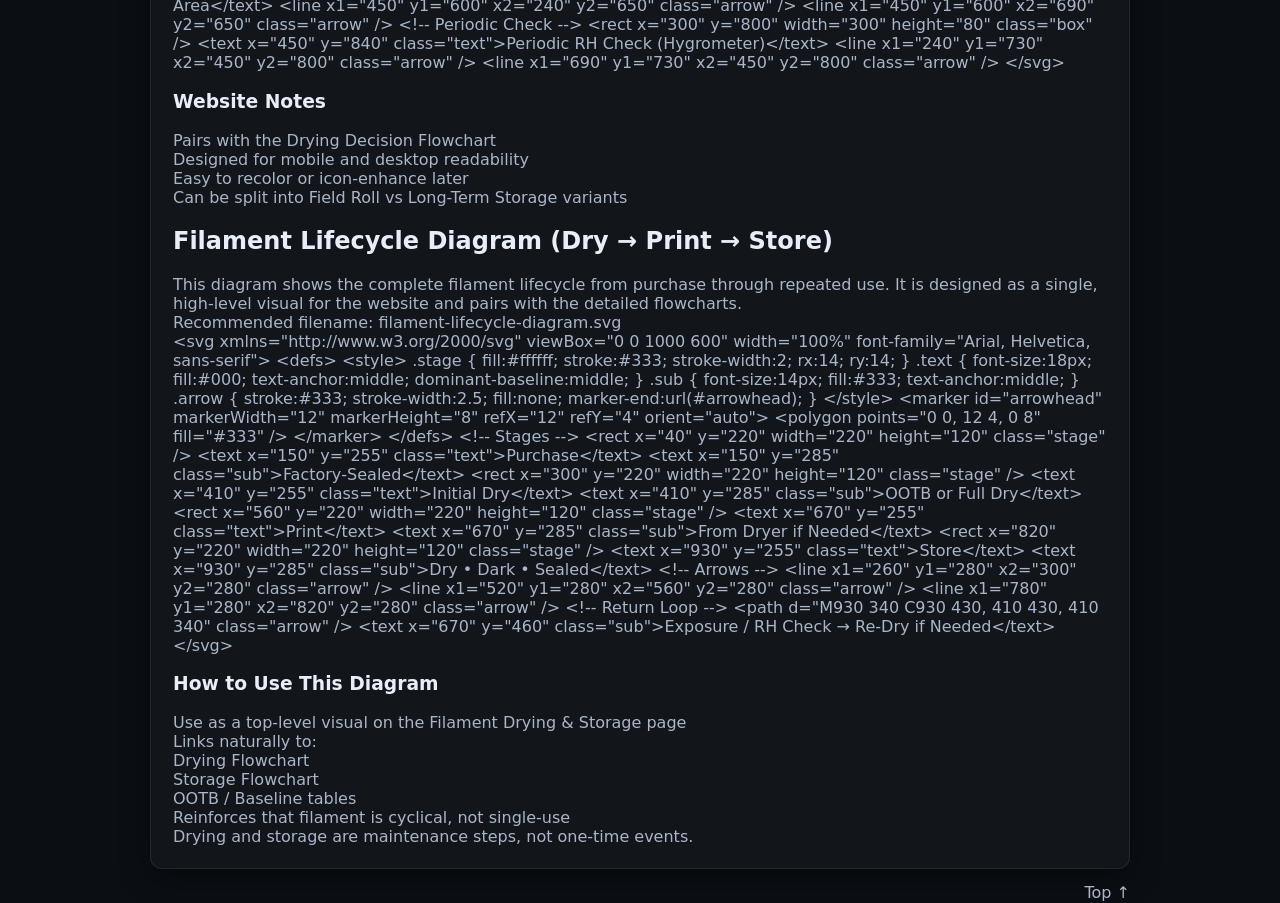
<file: pages/filament-drying-and-storage.html>
<!doctype html>
<html lang="en">
<head>
  <meta charset="utf-8" />
  <meta name="viewport" content="width=device-width, initial-scale=1" />
  <link rel="stylesheet" href="../css/styles.css" />
  <link rel="stylesheet" href="../css/toc.css" />
  <title>Filament Drying and Storage</title>
</head>
<body class="pageBody" data-gallery-enabled="false">
  <div id="top"></div>
  <div class="pageCard">
    <div class="pageTopRow">
      <h1>Filament Drying and Storage</h1>
      <a id="galleryLink" class="pillLink" href="gallery.html" style="display:none;">🖼️ Gallery</a>
    </div>
    <nav class="toc" data-toc></nav>
    <h1>Filament Drying and Storage</h1>
<h2>Baseline Filament Drying Settings</h2>
<p>This reference provides baseline filament drying settings by material family. Values are conservative defaults suitable for most consumer filament dryers. Brand‑specific guidance may override these values.</p>
<table class='dataTable'>
<thead><tr>
<th>Material Family</th>
<th>Typical Drying Temp</th>
<th>Typical Time</th>
<th>Subtype / Variant Notes</th>
<th>Exceptions / Comments</th>
</tr></thead><tbody>
<tr><td>PLA / PLA+</td><td>40–45 °C</td><td>4–6 h</td><td>PLA+, PLA Tough, High‑Speed PLA treated as same family</td><td>Avoid &gt;50 °C (risk of deformation); usually low moisture sensitivity</td></tr>
<tr><td>PETG</td><td>50–55 °C</td><td>4–6 h</td><td>PETG variants generally equivalent</td><td>Stringing often moisture‑related; dry before tuning retraction</td></tr>
<tr><td>ABS</td><td>60–65 °C</td><td>4–8 h</td><td>ABS+, ASA similar</td><td>Higher temps acceptable; store dry after drying</td></tr>
<tr><td>ASA</td><td>60–65 °C</td><td>4–8 h</td><td>Considered ABS‑family equivalent</td><td>More UV‑stable than ABS; drying behavior same</td></tr>
<tr><td>TPU</td><td>45–55 °C</td><td>4–8 h</td><td>Shore hardness (85A, 95A, etc.) does not materially change drying needs</td><td>Very moisture sensitive; dry even if new</td></tr>
<tr><td>Nylon (PA)</td><td>70–80 °C</td><td>8–12 h</td><td>PA6, PA12, blends vary slightly</td><td>Extremely hygroscopic; print directly from dryer if possible</td></tr>
<tr><td>Nylon CF / GF</td><td>70–80 °C</td><td>8–12 h</td><td>Reinforced nylons follow base PA</td><td>Never skip drying; moisture dominates print quality</td></tr>
<tr><td>Polycarbonate (PC)</td><td>70–80 °C</td><td>6–8 h</td><td>PC blends similar</td><td>Needs aggressive drying; enclosure recommended</td></tr>
<tr><td>PVA</td><td>45–50 °C</td><td>4–6 h</td><td>Soluble support material</td><td>Absorbs moisture very rapidly; reseal immediately</td></tr>
<tr><td>HIPS</td><td>50–55 °C</td><td>4–6 h</td><td>HIPS behaves like ABS‑lite</td><td>Lower moisture sensitivity than nylon</td></tr>
</tbody></table>
<h2>Material Drying Specifics and Notes</h2>
<h3>TPU</h3>
<p>Short Re‑Dry After Brief Exposure</p>
<p>If TPU was fully dried and then left exposed for a short period (~6–12 hours):</p>
<p>45–50 °C for 2–3 hours is usually sufficient</p>
<p>Purpose is to remove surface moisture, not recondition the entire spool</p>
<p>Use a full 4–8 h cycle again if: - Exposure exceeds ~24 hours - You observe popping, foaming, gloss loss, or excessive stringing - Ambient humidity is high</p>
<p>Quick Extrusion Sanity Check (Optional)</p>
<p>Heat nozzle and extrude 50–100 mm</p>
<p>Smooth / glossy extrusion → short re‑dry is adequate</p>
<p>Bubbling or hissing → extend drying time</p>
<p>TPU Cooldown Habit (Recommended)</p>
<p>When a TPU print finishes, do not leave the spool on the printer</p>
<p>While the bed/nozzle cools, remove the spool</p>
<p>Immediately seal in a dry box or bag with fresh desiccant</p>
<p>If left out for several hours, apply the short re‑dry above</p>
<p>This avoids unnecessary full drying cycles and preserves TPU print quality.</p>
<h2>Brand‑Specific Drying Overrides (Common Brands)</h2>
<p>Use these when manufacturer guidance is available; otherwise fall back to baseline values above.</p>
<table class='dataTable'>
<thead><tr>
<th>Brand</th>
<th>Material</th>
<th>Temp</th>
<th>Time</th>
<th>Notes</th>
</tr></thead><tbody>
<tr><td>Bambu Lab</td><td>PLA / PLA+</td><td>45 °C</td><td>6 h</td><td>Conservative; avoid exceeding 50 °C</td></tr>
<tr><td></td><td>PETG</td><td>55 °C</td><td>6 h</td><td>Dry before tuning retraction</td></tr>
<tr><td></td><td>TPU</td><td>50 °C</td><td>8 h</td><td>Strongly recommended even when new</td></tr>
<tr><td></td><td>PA / PA‑CF</td><td>80 °C</td><td>12 h</td><td>Print directly from dryer</td></tr>
<tr><td>eSun</td><td>PLA+</td><td>45 °C</td><td>6 h</td><td>PLA+ still PLA‑family</td></tr>
<tr><td></td><td>PETG</td><td>55 °C</td><td>6 h</td><td>Moisture often causes stringing</td></tr>
<tr><td></td><td>TPU</td><td>50 °C</td><td>8 h</td><td>Highly hygroscopic</td></tr>
<tr><td>Overture</td><td>PETG – Transparent Clear</td><td>55 °C</td><td>4 h (OOTB)</td><td>Factory‑sealed preliminary dry; extend to 6 h for max clarity</td></tr>
<tr><td></td><td>PETG – Transparent Clear</td><td>55 °C</td><td>6 h</td><td>Use if humidity &gt;50% or visual clarity is critical</td></tr>
<tr><td></td><td>PLA / PLA+</td><td>45 °C</td><td>4–6 h</td><td>Generally dry from factory</td></tr>
<tr><td></td><td>PETG (opaque)</td><td>55 °C</td><td>6 h</td><td>Recommended before first use</td></tr>
<tr><td></td><td>TPU</td><td>50 °C</td><td>6–8 h</td><td>Seal immediately after use</td></tr>
<tr><td>Polymaker</td><td>PLA / PLA Pro</td><td>45 °C</td><td>6 h</td><td>Matches PLA baseline</td></tr>
<tr><td></td><td>PETG</td><td>55 °C</td><td>6 h</td><td>Standard PETG behavior</td></tr>
<tr><td></td><td>PA6 / PA‑CF</td><td>80 °C</td><td>12 h</td><td>Aggressive drying required</td></tr>
</tbody></table>
<h2>Out‑of‑the‑Box (OOTB) Preliminary Drying</h2>
<p>Use these settings for brand‑new, factory‑sealed spools before first print.</p>
<table class='dataTable'>
<thead><tr>
<th>Material</th>
<th>OOTB Temp</th>
<th>OOTB Time</th>
<th>Purpose</th>
</tr></thead><tbody>
<tr><td>PLA / PLA+</td><td>40–45 °C</td><td>2–3 h</td><td>Remove surface moisture only</td></tr>
<tr><td>PETG (opaque)</td><td>55 °C</td><td>3–4 h</td><td>Stabilize before tuning</td></tr>
<tr><td>PETG – Transparent / Clear</td><td>55 °C</td><td>4 h</td><td>Preserve optical clarity</td></tr>
<tr><td>ABS / ASA</td><td>60 °C</td><td>3–4 h</td><td>Ensure consistent extrusion</td></tr>
<tr><td>TPU</td><td>50 °C</td><td>4–6 h</td><td>Even new TPU often contains moisture</td></tr>
<tr><td>Nylon (PA)</td><td>70–80 °C</td><td>6–8 h</td><td>Partial conditioning only</td></tr>
<tr><td>PC</td><td>70–80 °C</td><td>4–6 h</td><td>Prevent early surface defects</td></tr>
<tr><td>PVA</td><td>45–50 °C</td><td>3–4 h</td><td>Prevent rapid moisture uptake</td></tr>
<tr><td>HIPS</td><td>50–55 °C</td><td>3–4 h</td><td>Light stabilization</td></tr>
</tbody></table>
<p>Note: OOTB drying is not a substitute for full drying on hygroscopic materials (TPU, PA, PVA).</p>
<h2>Print‑from‑Dryer Recommendation</h2>
<table class='dataTable'>
<thead><tr>
<th>Material</th>
<th>Print from Dryer?</th>
<th>Reason</th>
</tr></thead><tbody>
<tr><td>PLA / PLA+</td><td>Optional</td><td>Low moisture sensitivity</td></tr>
<tr><td>PETG</td><td>Recommended</td><td>Stringing highly moisture‑dependent</td></tr>
<tr><td>ABS / ASA</td><td>Optional</td><td>Dry storage usually sufficient</td></tr>
<tr><td>TPU</td><td>Strongly Recommended</td><td>Rapid moisture uptake</td></tr>
<tr><td>Nylon (PA)</td><td>Required</td><td>Extremely hygroscopic</td></tr>
<tr><td>Nylon CF / GF</td><td>Required</td><td>Moisture dominates print quality</td></tr>
<tr><td>PC</td><td>Recommended</td><td>Moisture causes surface defects</td></tr>
<tr><td>PVA</td><td>Required</td><td>Absorbs moisture extremely fast</td></tr>
<tr><td>HIPS</td><td>Optional</td><td>Moderate sensitivity</td></tr>
</tbody></table>
<h2>Ambient Humidity Adjustments</h2>
<p>Use these modifiers in addition to baseline or brand values:</p>
<table class='dataTable'>
<thead><tr>
<th>Ambient RH</th>
<th>Adjustment</th>
</tr></thead><tbody>
<tr><td>&lt;30% (Dry)</td><td>Use lower end of temp &amp; time ranges</td></tr>
<tr><td>30–50% (Normal)</td><td>Use baseline values</td></tr>
<tr><td>50–70% (Humid)</td><td>+1–2 h drying time</td></tr>
<tr><td>&gt;70% (Very Humid)</td><td>+2–4 h; print from dryer strongly advised</td></tr>
</tbody></table>
<p>In very humid conditions, storage quality matters as much as dryer time.</p>
<h2>Safe Maximum Dryer Temperatures (Consumer Dryers)</h2>
<table class='dataTable'>
<thead><tr>
<th>Material</th>
<th>Absolute Max Temp</th>
<th>Risk if Exceeded</th>
</tr></thead><tbody>
<tr><td>PLA / PLA+</td><td>50 °C</td><td>Spool deformation, filament ovaling</td></tr>
<tr><td>PETG</td><td>60 °C</td><td>Softening, tangling</td></tr>
<tr><td>ABS / ASA</td><td>70 °C</td><td>Low risk; monitor spool</td></tr>
<tr><td>TPU</td><td>55 °C</td><td>Filament fusion, shape loss</td></tr>
<tr><td>Nylon (PA)</td><td>85 °C</td><td>Generally safe; spool‑dependent</td></tr>
<tr><td>Nylon CF / GF</td><td>85 °C</td><td>Same as base PA</td></tr>
<tr><td>PC</td><td>85 °C</td><td>Spool warp possible</td></tr>
<tr><td>PVA</td><td>55 °C</td><td>Filament distortion</td></tr>
<tr><td>HIPS</td><td>60 °C</td><td>Minor deformation possible</td></tr>
</tbody></table>
<h2>Notes for Future Expansion</h2>
<p>Dryer model‑specific presets (Sunlu, Eibos, Sovol, Bambu AMS Drying)</p>
<p>Spool material heat limits (PLA vs PC spools)</p>
<p>Multi‑material batch drying best practices</p>
<p>Long‑term storage RH targets by material</p>
<h2>PETG Classification Notes – Opaque vs Transparent</h2>
<table class='dataTable'>
<thead><tr>
<th>PETG Type</th>
<th>Drying Sensitivity</th>
<th>Visual Sensitivity</th>
<th>Notes</th>
</tr></thead><tbody>
<tr><td>Opaque PETG</td><td>Moderate</td><td>Low</td><td>Moisture mainly affects stringing and surface quality</td></tr>
<tr><td>Transparent / Clear PETG</td><td>Moderate</td><td>High</td><td>Even slight moisture causes haze, bubbles, and clarity loss</td></tr>
</tbody></table>
<p>Transparent PETG should always be dried before first use if visual clarity matters.</p>
<h2>Visual Symptoms → Corrective Action (Quick Lookup)</h2>
<table class='dataTable'>
<thead><tr>
<th>Symptom</th>
<th>Likely Cause</th>
<th>Action</th>
</tr></thead><tbody>
<tr><td>Fine bubbles in extrusion</td><td>Moisture</td><td>Dry 55 °C +2–4 h</td></tr>
<tr><td>Cloudy / milky clear parts</td><td>Moisture or cooling too fast</td><td>Dry fully; reduce fan</td></tr>
<tr><td>Excessive stringing</td><td>Moisture</td><td>Dry before tuning retraction</td></tr>
<tr><td>Popping / hissing sounds</td><td>Severe moisture</td><td>Full drying cycle required</td></tr>
<tr><td>Rough or pitted surface</td><td>Moisture</td><td>Increase drying time</td></tr>
<tr><td>Loss of gloss</td><td>Moisture</td><td>Dry and store sealed immediately</td></tr>
</tbody></table>
<h2>AMS / Dryer‑Box Usage Notes</h2>
<h3>Bambu AMS (No Active Heat)</h3>
<p>AMS does not dry filament; it only slows moisture uptake</p>
<p>Use only with pre‑dried filament</p>
<p>Transparent PETG will still haze if loaded damp</p>
<h3>Active Dryer Boxes</h3>
<p>Best option for PETG, TPU, Nylon</p>
<p>Allow printing directly from dryer when possible</p>
<p>Avoid exceeding safe max temps listed above</p>
<h3>Storage Best Practices</h3>
<p>Target storage RH:</p>
<p>PLA / PETG: &lt;30–35%</p>
<p>TPU: &lt;25%</p>
<p>Nylon / PVA: &lt;20%</p>
<p>Replace or recharge desiccant regularly</p>
<h2>Reference Summary</h2>
<p>Opaque PETG → drying affects print behavior</p>
<p>Transparent PETG → drying affects appearance first</p>
<p>Drying before retraction tuning saves time</p>
<p>Storage discipline matters as much as dryer time</p>
<h2>Over‑Drying &amp; Filament Lifespan</h2>
<h3>Is Over‑Drying Possible?</h3>
<p>Yes — but over‑drying is almost always caused by excessive heat, not excessive time.</p>
<p>Polymers do not get damaged because they are “too dry”</p>
<p>Damage occurs when heat alters polymer chains or deforms the filament</p>
<p>Correct‑temperature drying can be repeated many times without harm</p>
<h3>Common Over‑Drying Symptoms (by Material)</h3>
<table class='dataTable'>
<thead><tr>
<th>Material</th>
<th>Over‑Drying Symptoms</th>
<th>Likely Cause</th>
</tr></thead><tbody>
<tr><td>PLA / PLA+</td><td>Brittle filament, snapping during bends or retractions</td><td>Temp too high (&gt;50 °C)</td></tr>
<tr><td>PETG</td><td>Rare; possible ovaling or tacky feel</td><td>Temp &gt;60 °C</td></tr>
<tr><td>TPU</td><td>Loss of elasticity, stiffness, filament fusing on spool</td><td>Temp &gt;55 °C</td></tr>
<tr><td>Nylon (PA)</td><td>Chalky feel, weak layers, dull extrusion</td><td>Extended high‑temp exposure</td></tr>
<tr><td>PVA</td><td>Crumbling or soft extrusion</td><td>Thermal degradation</td></tr>
<tr><td>PC</td><td>Spool warp, inconsistent extrusion</td><td>Excessive heat</td></tr>
</tbody></table>
<p>Diagnostic rule: If print quality worsens after drying, suspect heat damage, not dryness.</p>
<h3>How Many Times Can Filament Be Dried?</h3>
<p>Drying cycles are not consumable when temperatures stay within limits.</p>
<table class='dataTable'>
<thead><tr>
<th>Material</th>
<th>Safe Re‑Dry Cycles</th>
<th>Notes</th>
</tr></thead><tbody>
<tr><td>PLA / PLA+</td><td>5–10+</td><td>Stay ≤45–50 °C</td></tr>
<tr><td>PETG</td><td>10+</td><td>Very forgiving</td></tr>
<tr><td>TPU</td><td>5–10</td><td>Heat discipline required</td></tr>
<tr><td>Nylon (PA)</td><td>10+</td><td>Often requires repeated drying</td></tr>
<tr><td>PVA</td><td>3–5</td><td>Degrades faster than most</td></tr>
<tr><td>PC</td><td>8–10</td><td>Stable but heat sensitive</td></tr>
</tbody></table>
<h3>Shelf Life Expectations</h3>
<p>Factory‑Sealed (Unopened)</p>
<table class='dataTable'>
<thead><tr>
<th>Material</th>
<th>Shelf Life</th>
</tr></thead><tbody>
<tr><td>PLA / PETG</td><td>1–3 years</td></tr>
<tr><td>TPU</td><td>~1 year</td></tr>
<tr><td>Nylon / PVA</td><td>6–12 months</td></tr>
<tr><td>PC</td><td>~1–2 years</td></tr>
</tbody></table>
<p>Sealed does not mean immune to moisture forever.</p>
<p>Unsealed but Well Stored (Dry Box, Fresh Desiccant)</p>
<table class='dataTable'>
<thead><tr>
<th>Material</th>
<th>Practical Shelf Life</th>
</tr></thead><tbody>
<tr><td>PLA / PETG</td><td>6–12 months</td></tr>
<tr><td>TPU</td><td>1–3 months</td></tr>
<tr><td>Nylon / PVA</td><td>Weeks to 1 month</td></tr>
<tr><td>PC</td><td>3–6 months</td></tr>
</tbody></table>
<p>Field Rolls (Actively Used)</p>
<table class='dataTable'>
<thead><tr>
<th>Material</th>
<th>Typical Field Life</th>
</tr></thead><tbody>
<tr><td>PLA / PETG</td><td>Months</td></tr>
<tr><td>TPU</td><td>Days–weeks</td></tr>
<tr><td>Nylon / PVA</td><td>Hours–days</td></tr>
</tbody></table>
<p>Field rolls age by exposure cycles, not calendar time.</p>
<h3>Best Practices to Maximize Lifespan</h3>
<p>Obey safe maximum dryer temperatures</p>
<p>Prefer short re‑dries over repeated long cycles</p>
<p>Allow filament to cool inside the dryer</p>
<p>Remove filament from printer immediately after prints</p>
<p>Seal with fresh desiccant after every session</p>
<p>Done correctly, drying extends filament life — it does not shorten it.</p>
<h2>Filament Drying Decision Flowchart (Quick Use)</h2>
<p>Use this step-by-step flow to decide if, how, and how long to dry filament.</p>
<p>START
  ↓
Is the filament NEW and FACTORY‑SEALED?
  ├─ YES → Is the material hygroscopic? (TPU / Nylon / PVA)
  │         ├─ YES → Full Dry Cycle (Baseline for material)
  │         └─ NO  → OOTB Preliminary Dry → Print
  │
  └─ NO → (Spool has been opened)
          ↓
   Has it been exposed &gt;24 hours OR RH &gt;50%?
          ├─ YES → Full Dry Cycle (Baseline)
          └─ NO  → Short Re‑Dry
                     (2–3 h for PETG/PLA, 2–4 h for TPU)

After Drying:
  ↓
Perform Quick Extrusion Check (optional)
  ├─ Smooth extrusion → OK to print
  └─ Bubbling / hissing → Extend drying +2 h

During Printing:
  ↓
Do you observe stringing, haze, popping, or rough surface?
  ├─ YES → Pause, dry +2–4 h, print from dryer if possible
  └─ NO  → Continue printing

After Print:
  ↓
Is this a hygroscopic material?
  ├─ YES → Seal immediately with fresh desiccant
  └─ NO  → Seal when cool

END</p>
<h3>Flowchart Notes</h3>
<p>OOTB Preliminary Dry = light stabilization for sealed spools</p>
<p>Full Dry Cycle = baseline drying table values</p>
<p>Short Re‑Dry = surface moisture removal only</p>
<p>When in doubt, dry first, tune later</p>
<p>If print quality worsens after drying, suspect excess temperature</p>
<h2>Filament Drying Decision Flowchart (Website Visual)</h2>
<p>Below is a website‑ready SVG flowchart. It is lightweight, scalable, and can be dropped directly into your site (or styled later with CSS).</p>
<p>Recommended filename: filament-drying-flowchart.svg</p>
<p>&lt;svg xmlns="http://www.w3.org/2000/svg" viewBox="0 0 900 1200" width="100%" font-family="Arial, Helvetica, sans-serif"&gt;
  &lt;defs&gt;
    &lt;style&gt;
      .box { fill:#ffffff; stroke:#333; stroke-width:2; rx:10; ry:10; }
      .decision { fill:#f9f9f9; stroke:#333; stroke-width:2; }
      .text { font-size:16px; fill:#000; text-anchor:middle; dominant-baseline:middle; }
      .arrow { stroke:#333; stroke-width:2; fill:none; marker-end:url(#arrowhead); }
    &lt;/style&gt;
    &lt;marker id="arrowhead" markerWidth="10" markerHeight="7" refX="10" refY="3.5" orient="auto"&gt;
      &lt;polygon points="0 0, 10 3.5, 0 7" fill="#333" /&gt;
    &lt;/marker&gt;
  &lt;/defs&gt;

  &lt;!-- START --&gt;
  &lt;rect x="350" y="20" width="200" height="50" class="box" /&gt;
  &lt;text x="450" y="45" class="text"&gt;START&lt;/text&gt;

  &lt;!-- New &amp; Sealed --&gt;
  &lt;rect x="300" y="110" width="300" height="70" class="decision" /&gt;
  &lt;text x="450" y="145" class="text"&gt;New &amp; Factory Sealed?&lt;/text&gt;

  &lt;line x1="450" y1="70" x2="450" y2="110" class="arrow" /&gt;

  &lt;!-- Hygroscopic --&gt;
  &lt;rect x="60" y="230" width="360" height="80" class="decision" /&gt;
  &lt;text x="240" y="270" class="text"&gt;Hygroscopic Material?
(TPU / Nylon / PVA)&lt;/text&gt;

  &lt;line x1="300" y1="180" x2="240" y2="230" class="arrow" /&gt;
  &lt;line x1="600" y1="180" x2="660" y2="230" class="arrow" /&gt;

  &lt;!-- OOTB --&gt;
  &lt;rect x="540" y="230" width="300" height="80" class="box" /&gt;
  &lt;text x="690" y="270" class="text"&gt;OOTB Preliminary Dry&lt;/text&gt;

  &lt;!-- Full Dry --&gt;
  &lt;rect x="60" y="360" width="360" height="80" class="box" /&gt;
  &lt;text x="240" y="400" class="text"&gt;Full Dry Cycle
(Baseline Table)&lt;/text&gt;

  &lt;line x1="240" y1="310" x2="240" y2="360" class="arrow" /&gt;
  &lt;line x1="690" y1="310" x2="690" y2="360" class="arrow" /&gt;

  &lt;!-- Exposure --&gt;
  &lt;rect x="300" y="500" width="300" height="80" class="decision" /&gt;
  &lt;text x="450" y="540" class="text"&gt;Exposed &gt;24h or RH &gt;50%?&lt;/text&gt;

  &lt;line x1="240" y1="440" x2="450" y2="500" class="arrow" /&gt;
  &lt;line x1="690" y1="440" x2="450" y2="500" class="arrow" /&gt;

  &lt;!-- Short Re-Dry --&gt;
  &lt;rect x="60" y="650" width="360" height="80" class="box" /&gt;
  &lt;text x="240" y="690" class="text"&gt;Short Re‑Dry
(2–4 h)&lt;/text&gt;

  &lt;!-- Print --&gt;
  &lt;rect x="540" y="650" width="300" height="80" class="box" /&gt;
  &lt;text x="690" y="690" class="text"&gt;Print&lt;/text&gt;

  &lt;line x1="450" y1="580" x2="240" y2="650" class="arrow" /&gt;
  &lt;line x1="450" y1="580" x2="690" y2="650" class="arrow" /&gt;

  &lt;!-- After Print --&gt;
  &lt;rect x="300" y="800" width="300" height="80" class="decision" /&gt;
  &lt;text x="450" y="840" class="text"&gt;Hygroscopic Material?&lt;/text&gt;

  &lt;line x1="240" y1="730" x2="450" y2="800" class="arrow" /&gt;
  &lt;line x1="690" y1="730" x2="450" y2="800" class="arrow" /&gt;

  &lt;!-- Seal --&gt;
  &lt;rect x="60" y="950" width="360" height="80" class="box" /&gt;
  &lt;text x="240" y="990" class="text"&gt;Seal Immediately
+ Fresh Desiccant&lt;/text&gt;

  &lt;!-- Optional Seal --&gt;
  &lt;rect x="540" y="950" width="300" height="80" class="box" /&gt;
  &lt;text x="690" y="990" class="text"&gt;Seal When Cool&lt;/text&gt;

  &lt;line x1="450" y1="880" x2="240" y2="950" class="arrow" /&gt;
  &lt;line x1="450" y1="880" x2="690" y2="950" class="arrow" /&gt;
&lt;/svg&gt;</p>
<h3>Website Notes</h3>
<p>Scales cleanly on mobile and desktop</p>
<p>Text is readable without zoom</p>
<p>Easy to recolor for dark mode or branding</p>
<p>Can be split into material‑specific SVGs later</p>
<h2>Filament Storage &amp; Long‑Term Care</h2>
<p>Drying fixes filament now; storage determines how long it stays usable. The goal is to control humidity first, then temperature and light.</p>
<h3>Storage Environment Targets</h3>
<table class='dataTable'>
<thead><tr>
<th>Factor</th>
<th>Recommended Range</th>
<th>Why It Matters</th>
</tr></thead><tbody>
<tr><td>Relative Humidity (RH)</td><td>&lt;30% (PLA/PETG), &lt;25% (TPU), &lt;20% (Nylon/PVA)</td><td>Moisture absorption is the primary failure mode</td></tr>
<tr><td>Temperature</td><td>60–75 °F (15–24 °C)</td><td>Avoid softening, spool warp</td></tr>
<tr><td>Light Exposure</td><td>Dark or opaque storage</td><td>UV degrades polymers over time</td></tr>
<tr><td>Air Exchange</td><td>Minimal</td><td>Reduces moisture cycling</td></tr>
</tbody></table>
<p>Humidity control matters more than temperature for almost all filaments.</p>
<h2>Desiccant Selection &amp; Sizing</h2>
<h3>Recommended Desiccant Types</h3>
<table class='dataTable'>
<thead><tr>
<th>Type</th>
<th>Pros</th>
<th>Cons</th>
<th>Best Use</th>
</tr></thead><tbody>
<tr><td>Silica Gel (Orange / Blue)</td><td>Cheap, reusable, visual indicator</td><td>Lower capacity than others</td><td>General storage boxes</td></tr>
<tr><td>Activated Alumina</td><td>High capacity, reusable</td><td>No color indicator</td><td>Dry boxes, long‑term storage</td></tr>
<tr><td>Molecular Sieve (3A)</td><td>Extremely aggressive</td><td>Expensive, overkill for PLA</td><td>Nylon / PVA</td></tr>
</tbody></table>
<h3>How Much Desiccant Do You Need?</h3>
<p>Rule of thumb: - 10–20 g per liter of sealed container volume</p>
<p>Examples: - 5‑gal storage bin (~19 L) → 200–300 g desiccant - Single spool sealed bag → 20–40 g desiccant - Large dry box (multiple spools) → 300–500 g desiccant</p>
<p>More desiccant = longer stable RH, not drier filament.</p>
<h3>Desiccant Maintenance</h3>
<p>Recharge silica gel at 250–275 °F (120–135 °C) for 2–3 h</p>
<p>Replace or recharge when indicator changes color</p>
<p>Do not mix fresh and saturated desiccant</p>
<h2>Hygrometers (Humidity Monitoring)</h2>
<h3>What to Look For</h3>
<p>Accuracy ±2–3% RH</p>
<p>Fast refresh (≤10 s)</p>
<p>Small enough to fit inside spool boxes</p>
<h3>Placement Tips</h3>
<p>Place inside storage container, not outside</p>
<p>Avoid direct contact with desiccant</p>
<p>One hygrometer per large container is sufficient</p>
<p>If you can’t see RH, you’re guessing.</p>
<h2>Storage Containers &amp; Cases</h2>
<h3>Common Options</h3>
<table class='dataTable'>
<thead><tr>
<th>Storage Type</th>
<th>Pros</th>
<th>Cons</th>
<th>Notes</th>
</tr></thead><tbody>
<tr><td>Zip Bags + Desiccant</td><td>Cheap, flexible</td><td>Easy to puncture</td><td>Good for field rolls</td></tr>
<tr><td>Airtight Plastic Bins</td><td>Inexpensive, scalable</td><td>Needs good gasket</td><td>Add hygrometer</td></tr>
<tr><td>Purpose‑Built Dry Boxes</td><td>Print‑from‑box</td><td>Cost</td><td>Best for TPU/Nylon</td></tr>
<tr><td>Vacuum Bags</td><td>Very low RH</td><td>Awkward access</td><td>Long‑term storage</td></tr>
</tbody></table>
<h2>Storage by Filament State</h2>
<h3>Field Rolls (In Active Use)</h3>
<p>Dry → print → reseal immediately</p>
<p>Avoid leaving filament on printer overnight</p>
<p>Short re‑dry after exposure is preferred</p>
<h3>Long‑Term Storage</h3>
<p>Fully dry before sealing</p>
<p>Use excess desiccant</p>
<p>Store in a dark, temperature‑stable location</p>
<h2>Light &amp; UV Exposure</h2>
<p>UV causes brittleness and color shift over time</p>
<p>Clear bins should be stored away from sunlight</p>
<p>Opaque containers preferred for multi‑year storage</p>
<h2>Storage Checklist (Quick Reference)</h2>
<p>✔ Dry before storage</p>
<p>✔ Seal airtight</p>
<p>✔ Adequate desiccant</p>
<p>✔ Hygrometer visible</p>
<p>✔ Dark, cool location</p>
<p>Proper storage extends filament life far more than repeated drying.</p>
<h2>Filament Storage Decision Flowchart (Website Visual)</h2>
<p>This flowchart answers where and how to store filament after drying or printing. It complements the drying flowchart and is intended for website use (SVG).</p>
<p>Recommended filename: filament-storage-flowchart.svg</p>
<p>&lt;svg xmlns="http://www.w3.org/2000/svg" viewBox="0 0 900 1200" width="100%" font-family="Arial, Helvetica, sans-serif"&gt;
  &lt;defs&gt;
    &lt;style&gt;
      .box { fill:#ffffff; stroke:#333; stroke-width:2; rx:10; ry:10; }
      .decision { fill:#f9f9f9; stroke:#333; stroke-width:2; }
      .text { font-size:16px; fill:#000; text-anchor:middle; dominant-baseline:middle; }
      .arrow { stroke:#333; stroke-width:2; fill:none; marker-end:url(#arrowhead); }
    &lt;/style&gt;
    &lt;marker id="arrowhead" markerWidth="10" markerHeight="7" refX="10" refY="3.5" orient="auto"&gt;
      &lt;polygon points="0 0, 10 3.5, 0 7" fill="#333" /&gt;
    &lt;/marker&gt;
  &lt;/defs&gt;

  &lt;!-- START --&gt;
  &lt;rect x="350" y="20" width="200" height="50" class="box" /&gt;
  &lt;text x="450" y="45" class="text"&gt;FINISHED PRINT&lt;/text&gt;

  &lt;!-- Material Type --&gt;
  &lt;rect x="300" y="110" width="300" height="80" class="decision" /&gt;
  &lt;text x="450" y="150" class="text"&gt;Hygroscopic Material?
(TPU / Nylon / PVA)&lt;/text&gt;

  &lt;line x1="450" y1="70" x2="450" y2="110" class="arrow" /&gt;

  &lt;!-- Immediate Seal --&gt;
  &lt;rect x="60" y="250" width="360" height="80" class="box" /&gt;
  &lt;text x="240" y="290" class="text"&gt;Seal Immediately
+ Fresh Desiccant&lt;/text&gt;

  &lt;!-- Non-Hygroscopic --&gt;
  &lt;rect x="540" y="250" width="300" height="80" class="decision" /&gt;
  &lt;text x="690" y="290" class="text"&gt;Will it be used again
within 24 hours?&lt;/text&gt;

  &lt;line x1="300" y1="190" x2="240" y2="250" class="arrow" /&gt;
  &lt;line x1="600" y1="190" x2="690" y2="250" class="arrow" /&gt;

  &lt;!-- Short-Term --&gt;
  &lt;rect x="540" y="380" width="300" height="80" class="box" /&gt;
  &lt;text x="690" y="420" class="text"&gt;Short-Term Storage
(Dry Box or Bag)&lt;/text&gt;

  &lt;!-- Long-Term --&gt;
  &lt;rect x="60" y="380" width="360" height="80" class="box" /&gt;
  &lt;text x="240" y="420" class="text"&gt;Long-Term Storage
(Airtight + Excess Desiccant)&lt;/text&gt;

  &lt;line x1="690" y1="330" x2="690" y2="380" class="arrow" /&gt;
  &lt;line x1="690" y1="330" x2="240" y2="380" class="arrow" /&gt;

  &lt;!-- Environment Check --&gt;
  &lt;rect x="300" y="520" width="300" height="80" class="decision" /&gt;
  &lt;text x="450" y="560" class="text"&gt;Storage RH Below Target?&lt;/text&gt;

  &lt;line x1="240" y1="460" x2="450" y2="520" class="arrow" /&gt;
  &lt;line x1="690" y1="460" x2="450" y2="520" class="arrow" /&gt;

  &lt;!-- Add Desiccant --&gt;
  &lt;rect x="60" y="650" width="360" height="80" class="box" /&gt;
  &lt;text x="240" y="690" class="text"&gt;Add / Recharge Desiccant&lt;/text&gt;

  &lt;!-- Store --&gt;
  &lt;rect x="540" y="650" width="300" height="80" class="box" /&gt;
  &lt;text x="690" y="690" class="text"&gt;Store in Dark,
Temperature-Stable Area&lt;/text&gt;

  &lt;line x1="450" y1="600" x2="240" y2="650" class="arrow" /&gt;
  &lt;line x1="450" y1="600" x2="690" y2="650" class="arrow" /&gt;

  &lt;!-- Periodic Check --&gt;
  &lt;rect x="300" y="800" width="300" height="80" class="box" /&gt;
  &lt;text x="450" y="840" class="text"&gt;Periodic RH Check
(Hygrometer)&lt;/text&gt;

  &lt;line x1="240" y1="730" x2="450" y2="800" class="arrow" /&gt;
  &lt;line x1="690" y1="730" x2="450" y2="800" class="arrow" /&gt;
&lt;/svg&gt;</p>
<h3>Website Notes</h3>
<p>Pairs with the Drying Decision Flowchart</p>
<p>Designed for mobile and desktop readability</p>
<p>Easy to recolor or icon-enhance later</p>
<p>Can be split into Field Roll vs Long-Term Storage variants</p>
<h2>Filament Lifecycle Diagram (Dry → Print → Store)</h2>
<p>This diagram shows the complete filament lifecycle from purchase through repeated use. It is designed as a single, high‑level visual for the website and pairs with the detailed flowcharts.</p>
<p>Recommended filename: filament-lifecycle-diagram.svg</p>
<p>&lt;svg xmlns="http://www.w3.org/2000/svg" viewBox="0 0 1000 600" width="100%" font-family="Arial, Helvetica, sans-serif"&gt;
  &lt;defs&gt;
    &lt;style&gt;
      .stage { fill:#ffffff; stroke:#333; stroke-width:2; rx:14; ry:14; }
      .text { font-size:18px; fill:#000; text-anchor:middle; dominant-baseline:middle; }
      .sub { font-size:14px; fill:#333; text-anchor:middle; }
      .arrow { stroke:#333; stroke-width:2.5; fill:none; marker-end:url(#arrowhead); }
    &lt;/style&gt;
    &lt;marker id="arrowhead" markerWidth="12" markerHeight="8" refX="12" refY="4" orient="auto"&gt;
      &lt;polygon points="0 0, 12 4, 0 8" fill="#333" /&gt;
    &lt;/marker&gt;
  &lt;/defs&gt;

  &lt;!-- Stages --&gt;
  &lt;rect x="40" y="220" width="220" height="120" class="stage" /&gt;
  &lt;text x="150" y="255" class="text"&gt;Purchase&lt;/text&gt;
  &lt;text x="150" y="285" class="sub"&gt;Factory‑Sealed&lt;/text&gt;

  &lt;rect x="300" y="220" width="220" height="120" class="stage" /&gt;
  &lt;text x="410" y="255" class="text"&gt;Initial Dry&lt;/text&gt;
  &lt;text x="410" y="285" class="sub"&gt;OOTB or Full Dry&lt;/text&gt;

  &lt;rect x="560" y="220" width="220" height="120" class="stage" /&gt;
  &lt;text x="670" y="255" class="text"&gt;Print&lt;/text&gt;
  &lt;text x="670" y="285" class="sub"&gt;From Dryer if Needed&lt;/text&gt;

  &lt;rect x="820" y="220" width="220" height="120" class="stage" /&gt;
  &lt;text x="930" y="255" class="text"&gt;Store&lt;/text&gt;
  &lt;text x="930" y="285" class="sub"&gt;Dry • Dark • Sealed&lt;/text&gt;

  &lt;!-- Arrows --&gt;
  &lt;line x1="260" y1="280" x2="300" y2="280" class="arrow" /&gt;
  &lt;line x1="520" y1="280" x2="560" y2="280" class="arrow" /&gt;
  &lt;line x1="780" y1="280" x2="820" y2="280" class="arrow" /&gt;

  &lt;!-- Return Loop --&gt;
  &lt;path d="M930 340 C930 430, 410 430, 410 340" class="arrow" /&gt;
  &lt;text x="670" y="460" class="sub"&gt;Exposure / RH Check → Re‑Dry if Needed&lt;/text&gt;

&lt;/svg&gt;</p>
<h3>How to Use This Diagram</h3>
<p>Use as a top‑level visual on the Filament Drying &amp; Storage page</p>
<p>Links naturally to:</p>
<p>Drying Flowchart</p>
<p>Storage Flowchart</p>
<p>OOTB / Baseline tables</p>
<p>Reinforces that filament is cyclical, not single‑use</p>
<p>Drying and storage are maintenance steps, not one‑time events.</p>
  </div>
  <div class="pageFooter">
    <a class="topLink" href="#top">Top ↑</a>
  </div>
  <script src="../scripts/page.js"></script>
  <script src="../scripts/toc.js"></script>
</body>
</html>
</file>
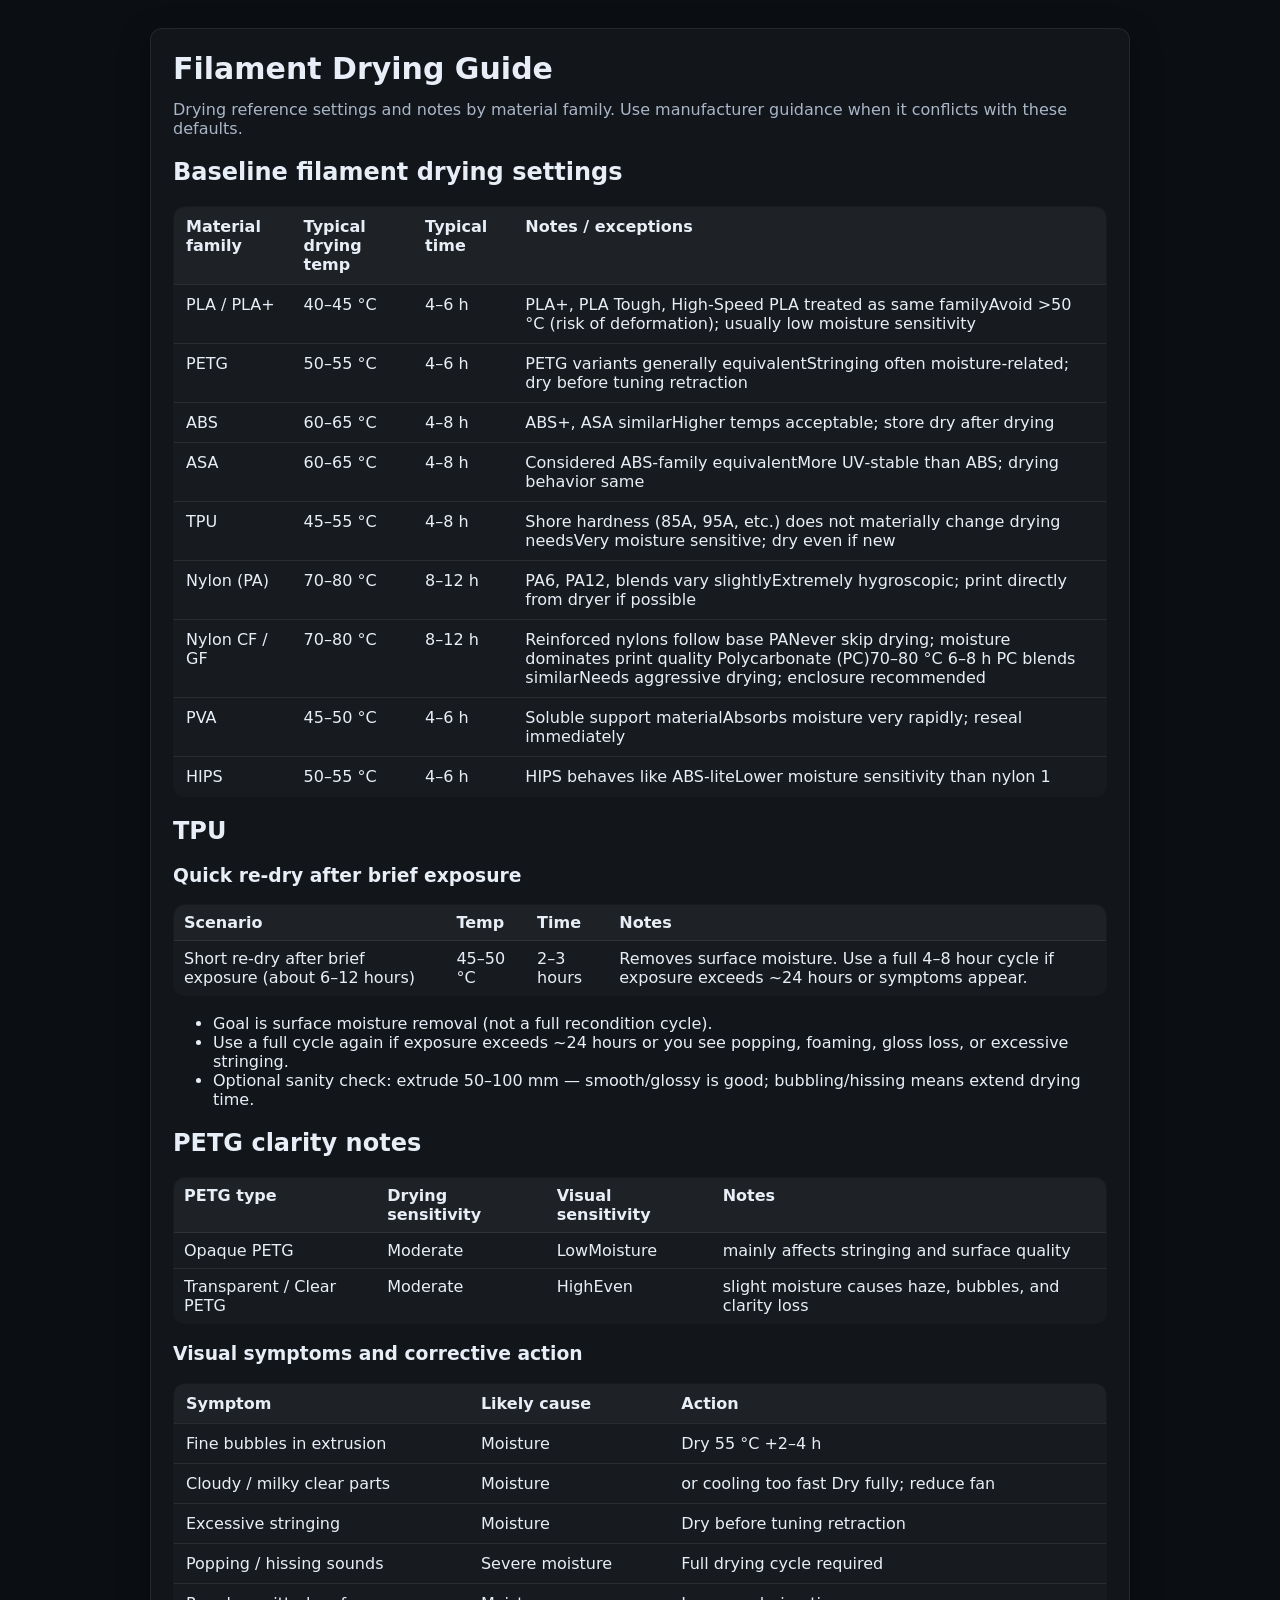
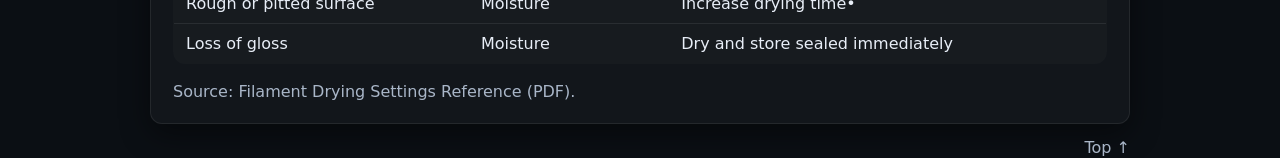
<file: pages/filament-drying-guide.html>
<!doctype html>
<html lang="en">
<head>
  <meta charset="utf-8" />
  <meta name="viewport" content="width=device-width, initial-scale=1" />
  <link rel="stylesheet" href="../css/styles.css" />
  <link rel="stylesheet" href="../css/toc.css" />
  <title>Filament Drying Guide</title>
</head>
<body class="pageBody" data-gallery-enabled="false">
  <div id="top"></div>

  <div class="pageCard">
    <div class="pageTopRow">
      <h1>Filament Drying Guide</h1>
      <a id="galleryLink" class="pillLink" href="gallery.html" style="display:none;">🖼️ Gallery</a>
    </div>

    
<p class="muted">Drying reference settings and notes by material family. Use manufacturer guidance when it conflicts with these defaults.</p>

<nav class="toc" data-toc></nav>

<h2>Baseline filament drying settings</h2>
<table class='dataTable'>
<thead><tr><th>Material family</th><th>Typical drying temp</th><th>Typical time</th><th>Notes / exceptions</th></tr></thead>
<tbody>
<tr><td>PLA / PLA+</td><td>40–45 °C</td><td>4–6 h</td><td>PLA+, PLA Tough, High‑Speed PLA treated as same familyAvoid &gt;50 °C (risk of deformation); usually low moisture sensitivity</td></tr>
<tr><td>PETG</td><td>50–55 °C</td><td>4–6 h</td><td>PETG variants generally equivalentStringing often moisture‑related; dry before tuning retraction</td></tr>
<tr><td>ABS</td><td>60–65 °C</td><td>4–8 h</td><td>ABS+, ASA similarHigher temps acceptable; store dry after drying</td></tr>
<tr><td>ASA</td><td>60–65 °C</td><td>4–8 h</td><td>Considered ABS‑family equivalentMore UV‑stable than ABS; drying behavior same</td></tr>
<tr><td>TPU</td><td>45–55 °C</td><td>4–8 h</td><td>Shore hardness (85A, 95A, etc.) does not materially change drying needsVery moisture sensitive; dry even if new</td></tr>
<tr><td>Nylon (PA)</td><td>70–80 °C</td><td>8–12 h</td><td>PA6, PA12, blends vary slightlyExtremely hygroscopic; print directly from dryer if possible</td></tr>
<tr><td>Nylon CF / GF</td><td>70–80 °C</td><td>8–12 h</td><td>Reinforced nylons follow base PANever skip drying; moisture dominates print quality Polycarbonate (PC)70–80 °C 6–8 h PC blends similarNeeds aggressive drying; enclosure recommended</td></tr>
<tr><td>PVA</td><td>45–50 °C</td><td>4–6 h</td><td>Soluble support materialAbsorbs moisture very rapidly; reseal immediately</td></tr>
<tr><td>HIPS</td><td>50–55 °C</td><td>4–6 h</td><td>HIPS behaves like ABS‑liteLower moisture sensitivity than nylon 1</td></tr>
</tbody></table>

<h2>TPU</h2>
<h3>Quick re-dry after brief exposure</h3>

<table class="dataTable compact">
  <thead><tr><th>Scenario</th><th>Temp</th><th>Time</th><th>Notes</th></tr></thead>
  <tbody>
    <tr>
      <td>Short re-dry after brief exposure (about 6–12 hours)</td>
      <td>45–50 °C</td>
      <td>2–3 hours</td>
      <td>Removes surface moisture. Use a full 4–8 hour cycle if exposure exceeds ~24 hours or symptoms appear.</td>
    </tr>
  </tbody>
</table>

<ul>
  <li>Goal is surface moisture removal (not a full recondition cycle).</li>
  <li>Use a full cycle again if exposure exceeds ~24 hours or you see popping, foaming, gloss loss, or excessive stringing.</li>
  <li>Optional sanity check: extrude 50–100 mm — smooth/glossy is good; bubbling/hissing means extend drying time.</li>
</ul>

<h2>PETG clarity notes</h2>
<table class='dataTable compact'>
<thead><tr><th>PETG type</th><th>Drying sensitivity</th><th>Visual sensitivity</th><th>Notes</th></tr></thead><tbody>
<tr><td>Opaque PETG</td><td>Moderate</td><td>LowMoisture</td><td>mainly affects stringing and surface quality</td></tr>
<tr><td>Transparent / Clear PETG</td><td>Moderate</td><td>HighEven</td><td>slight moisture causes haze, bubbles, and clarity loss</td></tr>
</tbody></table>

<h3>Visual symptoms and corrective action</h3>
<table class='dataTable'>
<thead><tr><th>Symptom</th><th>Likely cause</th><th>Action</th></tr></thead><tbody>
<tr><td>Fine bubbles in extrusion</td><td>Moisture</td><td>Dry 55 °C +2–4 h</td></tr>
<tr><td>Cloudy / milky clear parts</td><td>Moisture</td><td>or cooling too fast Dry fully; reduce fan</td></tr>
<tr><td>Excessive stringing</td><td>Moisture</td><td>Dry before tuning retraction</td></tr>
<tr><td>Popping / hissing sounds</td><td>Severe moisture</td><td>Full drying cycle required</td></tr>
<tr><td>Rough or pitted surface</td><td>Moisture</td><td>Increase drying time•</td></tr>
<tr><td>Loss of gloss</td><td>Moisture</td><td>Dry and store sealed immediately</td></tr>
</tbody></table>

<p class="muted">Source: Filament Drying Settings Reference (PDF).</p>

  </div>

  <div class="pageFooter">
    <a id="topLink" class="topLink" href="#top">Top ↑</a>
  </div>

  <script src="../scripts/page.js"></script>
  <script src="../scripts/toc.js"></script>
</body>
</html>
</file>
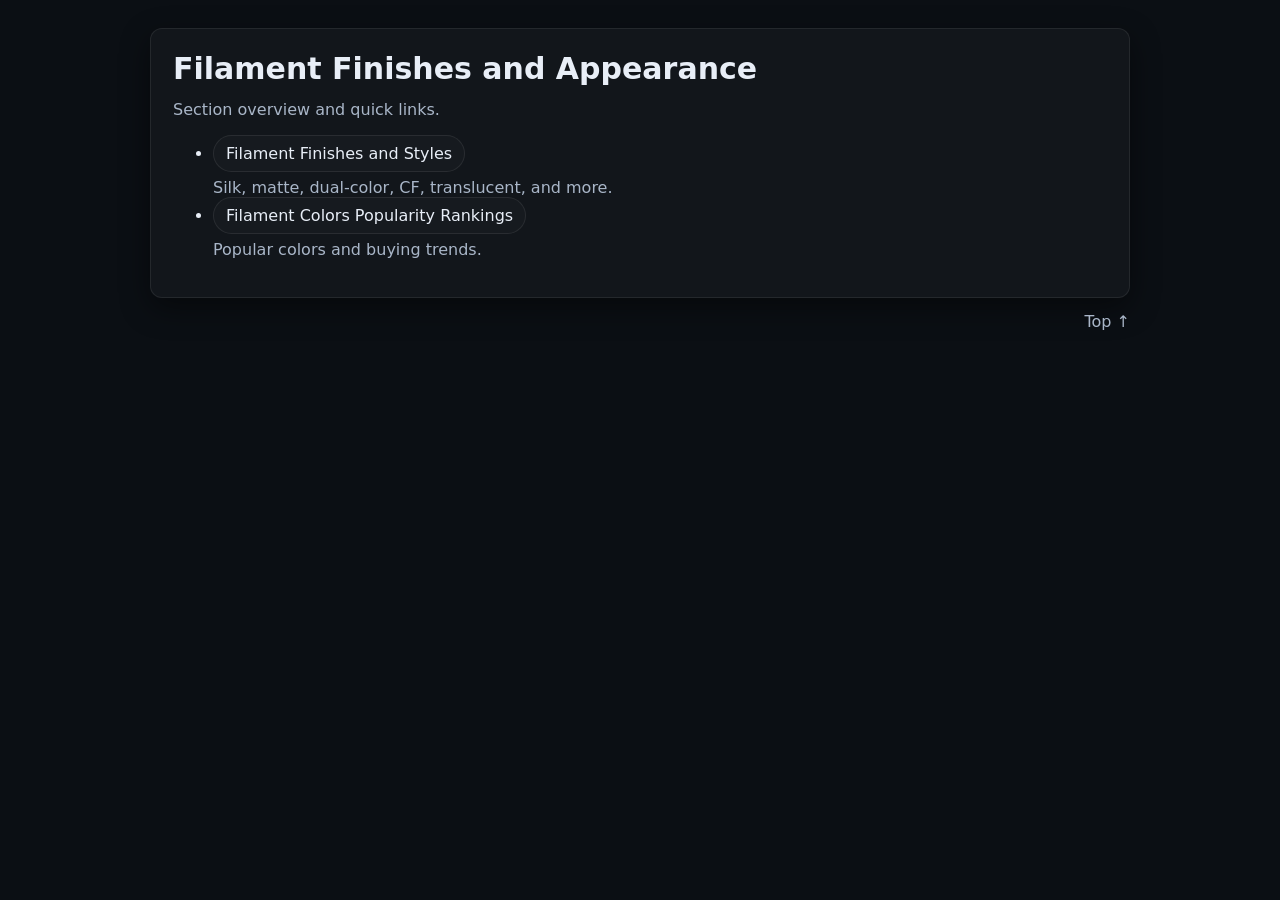
<file: pages/filament-finishes-and-appearance.html>
<!doctype html>
<html lang="en">
<head>
  <meta charset="utf-8" />
  <meta name="viewport" content="width=device-width, initial-scale=1" />
  <link rel="stylesheet" href="../css/styles.css" />
  
  <title>Filament Finishes and Appearance</title>
</head>
<body class="pageBody" data-gallery-enabled="false">
  <div id="top"></div>
  <div class="pageCard">
    <div class="pageTopRow">
      <h1>Filament Finishes and Appearance</h1>
      <a id="galleryLink" class="pillLink" href="gallery.html" style="display:none;">🖼️ Gallery</a>
    </div>
    
    <p class='muted'>Section overview and quick links.</p>
<ul>
<li><a class='pillLink' href='filament-finishes-and-styles.html'>Filament Finishes and Styles</a><div class='muted' style='margin-top:6px'>Silk, matte, dual-color, CF, translucent, and more.</div></li>
<li><a class='pillLink' href='filament-colors-popularity-rankings.html'>Filament Colors Popularity Rankings</a><div class='muted' style='margin-top:6px'>Popular colors and buying trends.</div></li>
</ul>
  </div>
  <div class="pageFooter">
    <a class="topLink" href="#top">Top ↑</a>
  </div>
  <script src="../scripts/page.js"></script>
  
</body>
</html>
</file>
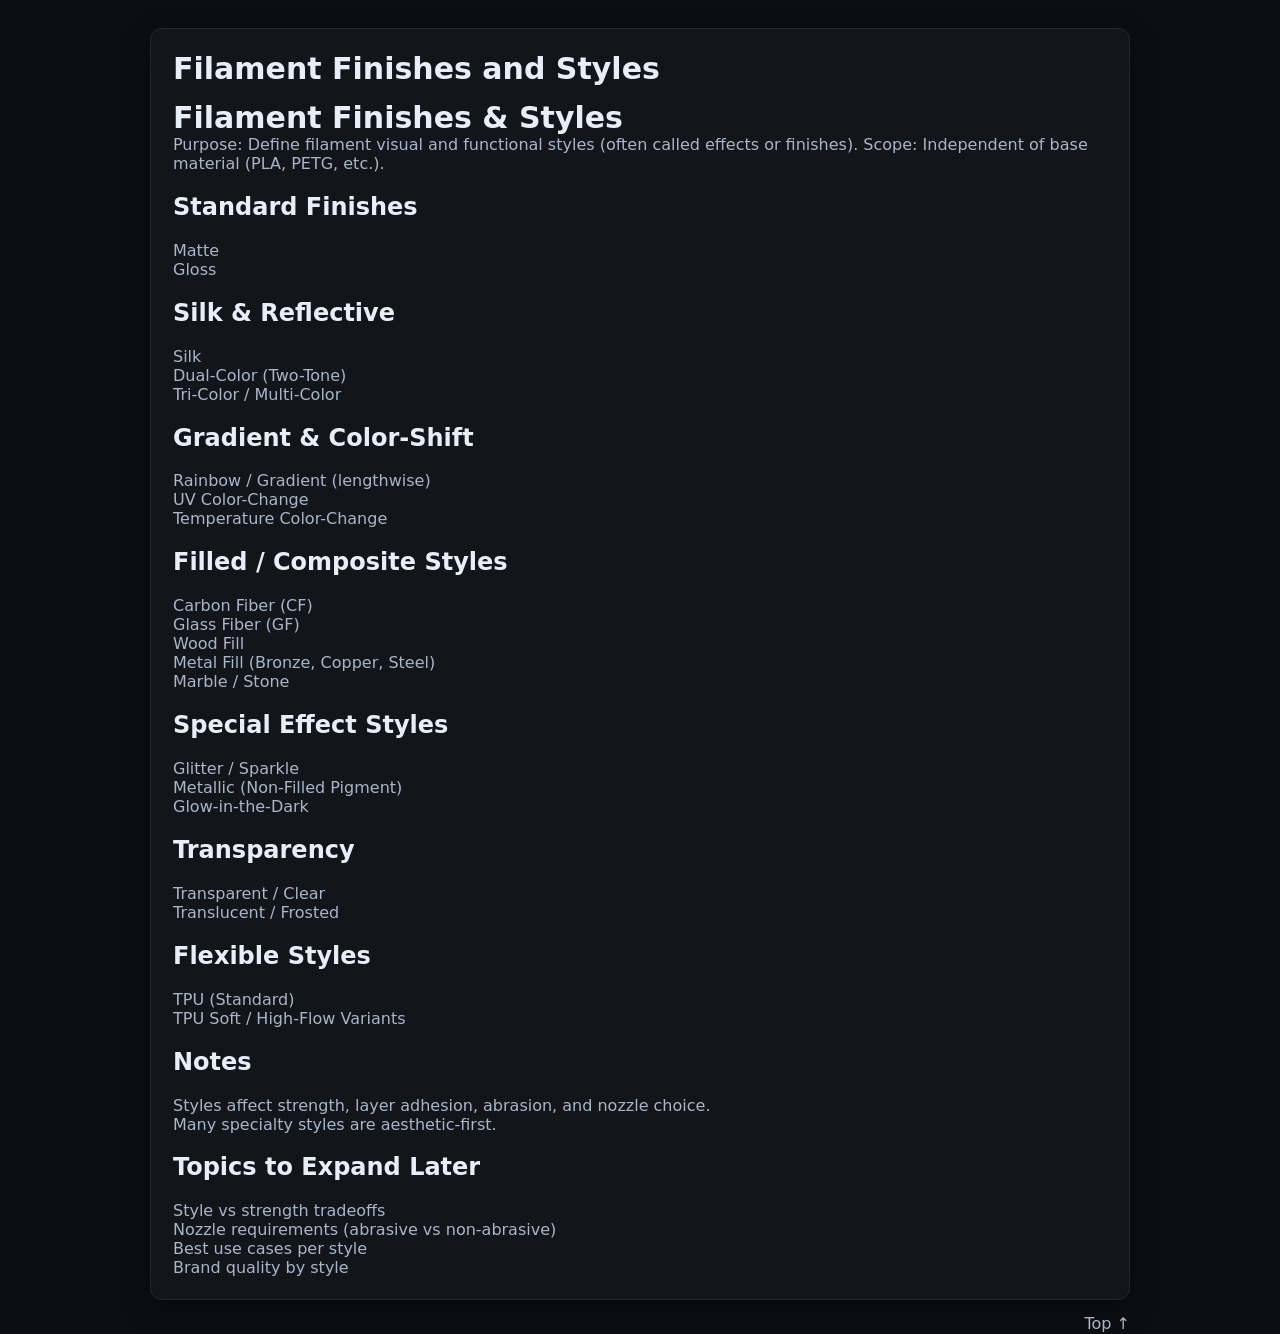
<file: pages/filament-finishes-and-styles.html>
<!doctype html>
<html lang="en">
<head>
  <meta charset="utf-8" />
  <meta name="viewport" content="width=device-width, initial-scale=1" />
  <link rel="stylesheet" href="../css/styles.css" />
  <link rel="stylesheet" href="../css/toc.css" />
  <title>Filament Finishes and Styles</title>
</head>
<body class="pageBody" data-gallery-enabled="false">
  <div id="top"></div>
  <div class="pageCard">
    <div class="pageTopRow">
      <h1>Filament Finishes and Styles</h1>
      <a id="galleryLink" class="pillLink" href="gallery.html" style="display:none;">🖼️ Gallery</a>
    </div>
    <nav class="toc" data-toc></nav>
    <h1>Filament Finishes &amp; Styles</h1>
<p>Purpose: Define filament visual and functional styles (often called effects or finishes). Scope: Independent of base material (PLA, PETG, etc.).</p>
<h2>Standard Finishes</h2>
<p>Matte</p>
<p>Gloss</p>
<h2>Silk &amp; Reflective</h2>
<p>Silk</p>
<p>Dual-Color (Two-Tone)</p>
<p>Tri-Color / Multi-Color</p>
<h2>Gradient &amp; Color-Shift</h2>
<p>Rainbow / Gradient (lengthwise)</p>
<p>UV Color-Change</p>
<p>Temperature Color-Change</p>
<h2>Filled / Composite Styles</h2>
<p>Carbon Fiber (CF)</p>
<p>Glass Fiber (GF)</p>
<p>Wood Fill</p>
<p>Metal Fill (Bronze, Copper, Steel)</p>
<p>Marble / Stone</p>
<h2>Special Effect Styles</h2>
<p>Glitter / Sparkle</p>
<p>Metallic (Non-Filled Pigment)</p>
<p>Glow-in-the-Dark</p>
<h2>Transparency</h2>
<p>Transparent / Clear</p>
<p>Translucent / Frosted</p>
<h2>Flexible Styles</h2>
<p>TPU (Standard)</p>
<p>TPU Soft / High-Flow Variants</p>
<h2>Notes</h2>
<p>Styles affect strength, layer adhesion, abrasion, and nozzle choice.</p>
<p>Many specialty styles are aesthetic-first.</p>
<h2>Topics to Expand Later</h2>
<p>Style vs strength tradeoffs</p>
<p>Nozzle requirements (abrasive vs non-abrasive)</p>
<p>Best use cases per style</p>
<p>Brand quality by style</p>
  </div>
  <div class="pageFooter">
    <a class="topLink" href="#top">Top ↑</a>
  </div>
  <script src="../scripts/page.js"></script>
  <script src="../scripts/toc.js"></script>
</body>
</html>
</file>
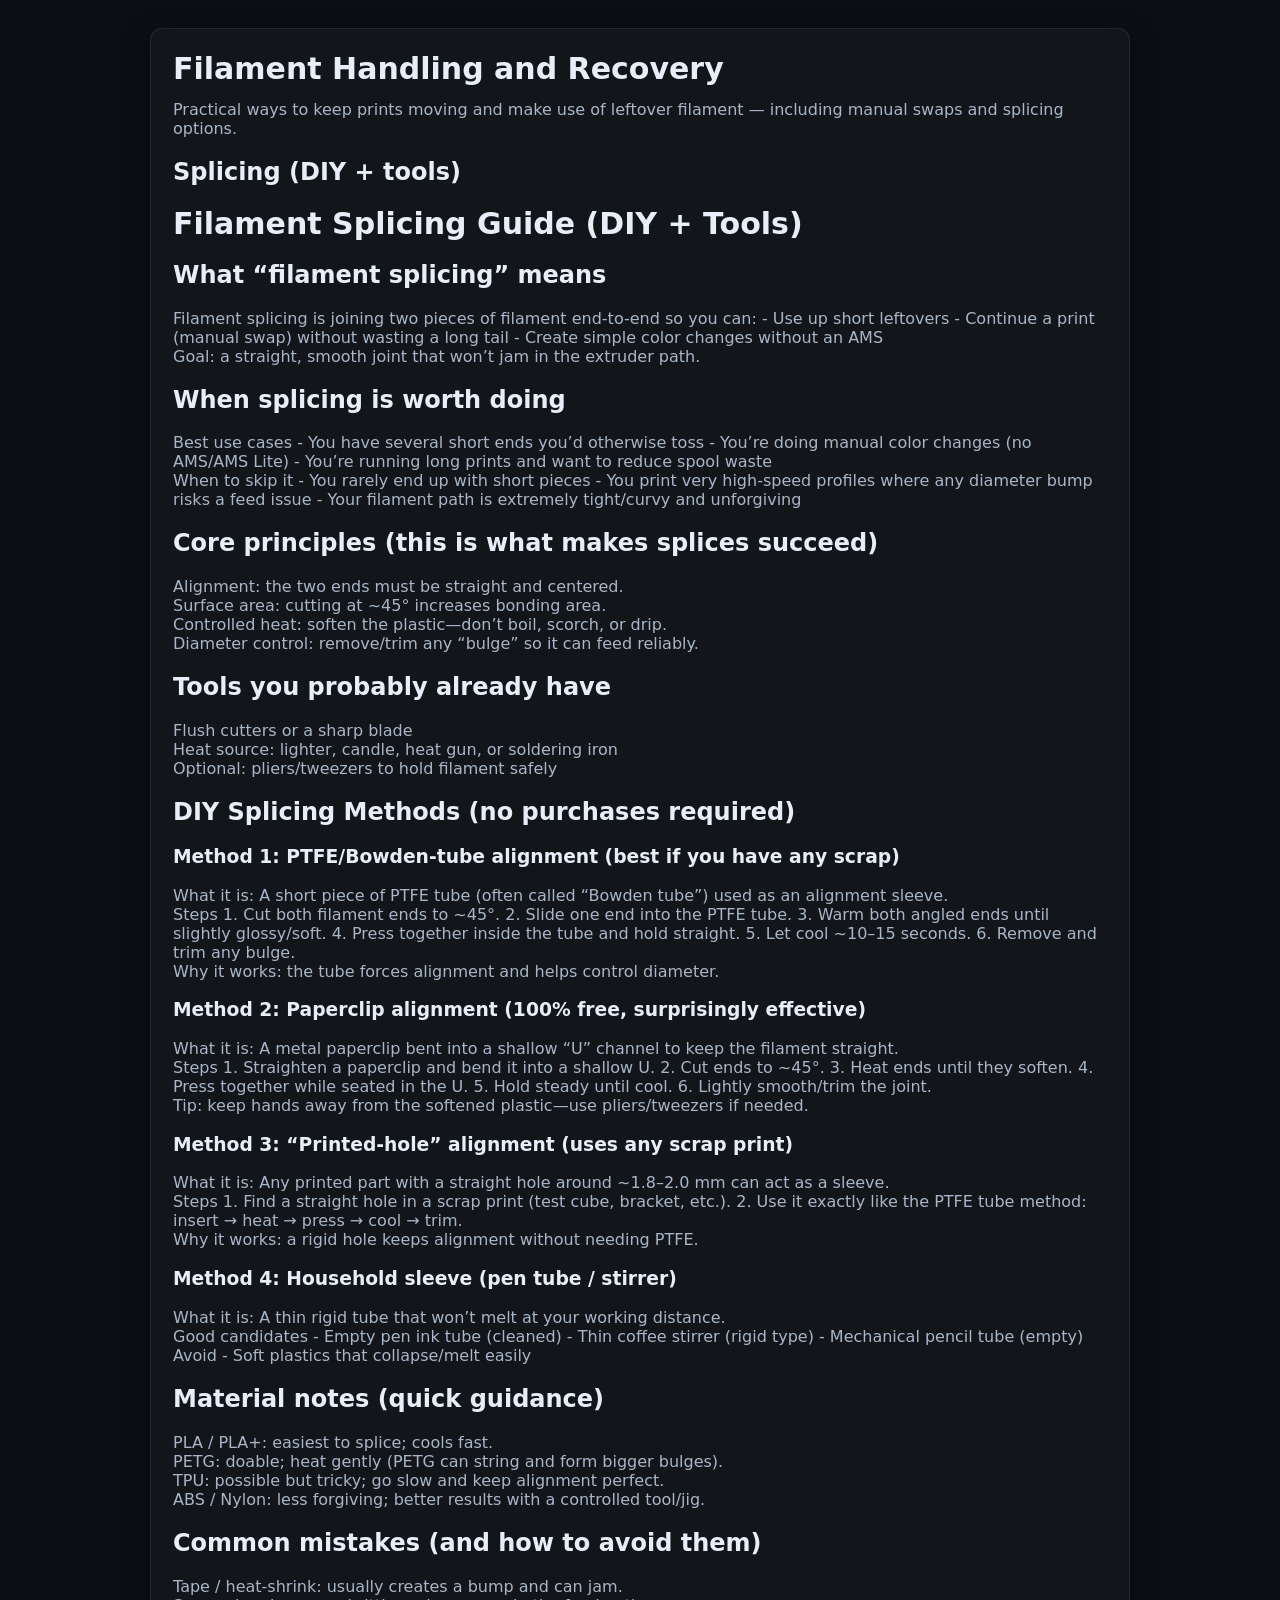
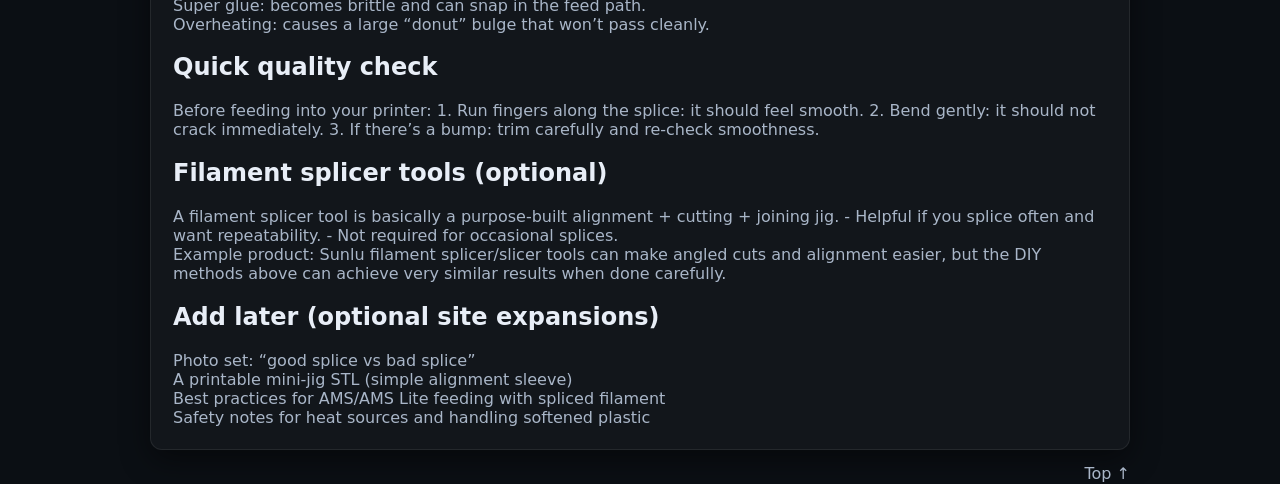
<file: pages/filament-handling-and-recovery.html>
<!doctype html>
<html lang="en">
<head>
  <meta charset="utf-8" />
  <meta name="viewport" content="width=device-width, initial-scale=1" />
  <link rel="stylesheet" href="../css/styles.css" />
  <link rel="stylesheet" href="../css/toc.css" />
  <title>Filament Handling and Recovery</title>
</head>
<body class="pageBody" data-gallery-enabled="false">
  <div id="top"></div>
  <div class="pageCard">
    <div class="pageTopRow">
      <h1>Filament Handling and Recovery</h1>
      <a id="galleryLink" class="pillLink" href="gallery.html" style="display:none;">🖼️ Gallery</a>
    </div>
    <nav class="toc" data-toc></nav>
    
<p class="muted">Practical ways to keep prints moving and make use of leftover filament — including manual swaps and splicing options.</p>
<h2>Splicing (DIY + tools)</h2>
<h1>Filament Splicing Guide (DIY + Tools)</h1>
<h2>What “filament splicing” means</h2>
<p>Filament splicing is joining two pieces of filament end-to-end so you can: - Use up short leftovers - Continue a print (manual swap) without wasting a long tail - Create simple color changes without an AMS</p>
<p>Goal: a straight, smooth joint that won’t jam in the extruder path.</p>
<h2>When splicing is worth doing</h2>
<p>Best use cases - You have several short ends you’d otherwise toss - You’re doing manual color changes (no AMS/AMS Lite) - You’re running long prints and want to reduce spool waste</p>
<p>When to skip it - You rarely end up with short pieces - You print very high-speed profiles where any diameter bump risks a feed issue - Your filament path is extremely tight/curvy and unforgiving</p>
<h2>Core principles (this is what makes splices succeed)</h2>
<p>Alignment: the two ends must be straight and centered.</p>
<p>Surface area: cutting at ~45° increases bonding area.</p>
<p>Controlled heat: soften the plastic—don’t boil, scorch, or drip.</p>
<p>Diameter control: remove/trim any “bulge” so it can feed reliably.</p>
<h2>Tools you probably already have</h2>
<p>Flush cutters or a sharp blade</p>
<p>Heat source: lighter, candle, heat gun, or soldering iron</p>
<p>Optional: pliers/tweezers to hold filament safely</p>
<h2>DIY Splicing Methods (no purchases required)</h2>
<h3>Method 1: PTFE/Bowden-tube alignment (best if you have any scrap)</h3>
<p>What it is: A short piece of PTFE tube (often called “Bowden tube”) used as an alignment sleeve.</p>
<p>Steps 1. Cut both filament ends to ~45°. 2. Slide one end into the PTFE tube. 3. Warm both angled ends until slightly glossy/soft. 4. Press together inside the tube and hold straight. 5. Let cool ~10–15 seconds. 6. Remove and trim any bulge.</p>
<p>Why it works: the tube forces alignment and helps control diameter.</p>
<h3>Method 2: Paperclip alignment (100% free, surprisingly effective)</h3>
<p>What it is: A metal paperclip bent into a shallow “U” channel to keep the filament straight.</p>
<p>Steps 1. Straighten a paperclip and bend it into a shallow U. 2. Cut ends to ~45°. 3. Heat ends until they soften. 4. Press together while seated in the U. 5. Hold steady until cool. 6. Lightly smooth/trim the joint.</p>
<p>Tip: keep hands away from the softened plastic—use pliers/tweezers if needed.</p>
<h3>Method 3: “Printed-hole” alignment (uses any scrap print)</h3>
<p>What it is: Any printed part with a straight hole around ~1.8–2.0 mm can act as a sleeve.</p>
<p>Steps 1. Find a straight hole in a scrap print (test cube, bracket, etc.). 2. Use it exactly like the PTFE tube method: insert → heat → press → cool → trim.</p>
<p>Why it works: a rigid hole keeps alignment without needing PTFE.</p>
<h3>Method 4: Household sleeve (pen tube / stirrer)</h3>
<p>What it is: A thin rigid tube that won’t melt at your working distance.</p>
<p>Good candidates - Empty pen ink tube (cleaned) - Thin coffee stirrer (rigid type) - Mechanical pencil tube (empty)</p>
<p>Avoid - Soft plastics that collapse/melt easily</p>
<h2>Material notes (quick guidance)</h2>
<p>PLA / PLA+: easiest to splice; cools fast.</p>
<p>PETG: doable; heat gently (PETG can string and form bigger bulges).</p>
<p>TPU: possible but tricky; go slow and keep alignment perfect.</p>
<p>ABS / Nylon: less forgiving; better results with a controlled tool/jig.</p>
<h2>Common mistakes (and how to avoid them)</h2>
<p>Tape / heat-shrink: usually creates a bump and can jam.</p>
<p>Super glue: becomes brittle and can snap in the feed path.</p>
<p>Overheating: causes a large “donut” bulge that won’t pass cleanly.</p>
<h2>Quick quality check</h2>
<p>Before feeding into your printer: 1. Run fingers along the splice: it should feel smooth. 2. Bend gently: it should not crack immediately. 3. If there’s a bump: trim carefully and re-check smoothness.</p>
<h2>Filament splicer tools (optional)</h2>
<p>A filament splicer tool is basically a purpose-built alignment + cutting + joining jig. - Helpful if you splice often and want repeatability. - Not required for occasional splices.</p>
<p>Example product: Sunlu filament splicer/slicer tools can make angled cuts and alignment easier, but the DIY methods above can achieve very similar results when done carefully.</p>
<h2>Add later (optional site expansions)</h2>
<p>Photo set: “good splice vs bad splice”</p>
<p>A printable mini-jig STL (simple alignment sleeve)</p>
<p>Best practices for AMS/AMS Lite feeding with spliced filament</p>
<p>Safety notes for heat sources and handling softened plastic</p>

  </div>
  <div class="pageFooter">
    <a class="topLink" href="#top">Top ↑</a>
  </div>
  <script src="../scripts/page.js"></script>
  <script src="../scripts/toc.js"></script>
</body>
</html>
</file>
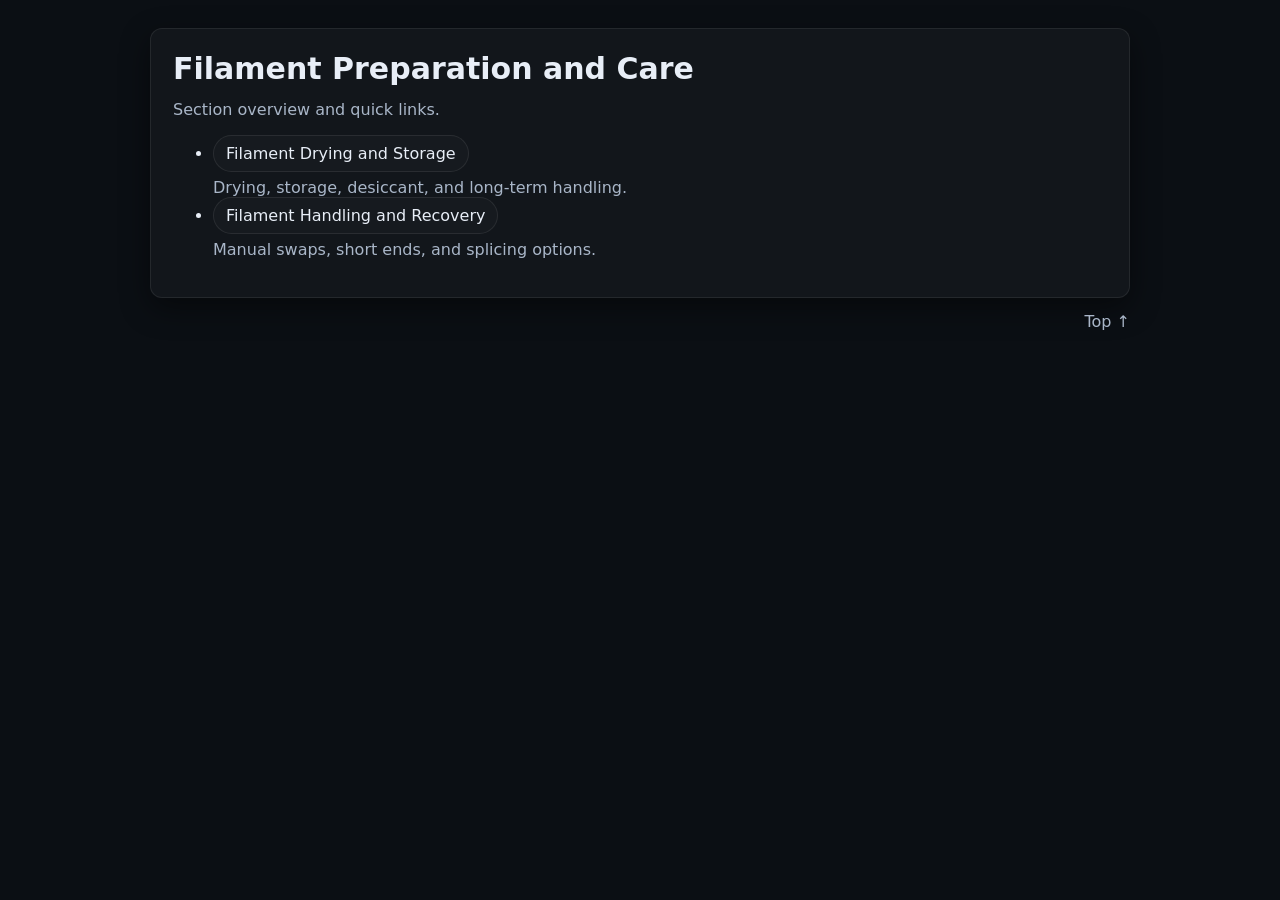
<file: pages/filament-preparation-and-care.html>
<!doctype html>
<html lang="en">
<head>
  <meta charset="utf-8" />
  <meta name="viewport" content="width=device-width, initial-scale=1" />
  <link rel="stylesheet" href="../css/styles.css" />
  
  <title>Filament Preparation and Care</title>
</head>
<body class="pageBody" data-gallery-enabled="false">
  <div id="top"></div>
  <div class="pageCard">
    <div class="pageTopRow">
      <h1>Filament Preparation and Care</h1>
      <a id="galleryLink" class="pillLink" href="gallery.html" style="display:none;">🖼️ Gallery</a>
    </div>
    
    <p class='muted'>Section overview and quick links.</p>
<ul>
<li><a class='pillLink' href='filament-drying-and-storage.html'>Filament Drying and Storage</a><div class='muted' style='margin-top:6px'>Drying, storage, desiccant, and long-term handling.</div></li>
<li><a class='pillLink' href='filament-handling-and-recovery.html'>Filament Handling and Recovery</a><div class='muted' style='margin-top:6px'>Manual swaps, short ends, and splicing options.</div></li>
</ul>
  </div>
  <div class="pageFooter">
    <a class="topLink" href="#top">Top ↑</a>
  </div>
  <script src="../scripts/page.js"></script>
  
</body>
</html>
</file>
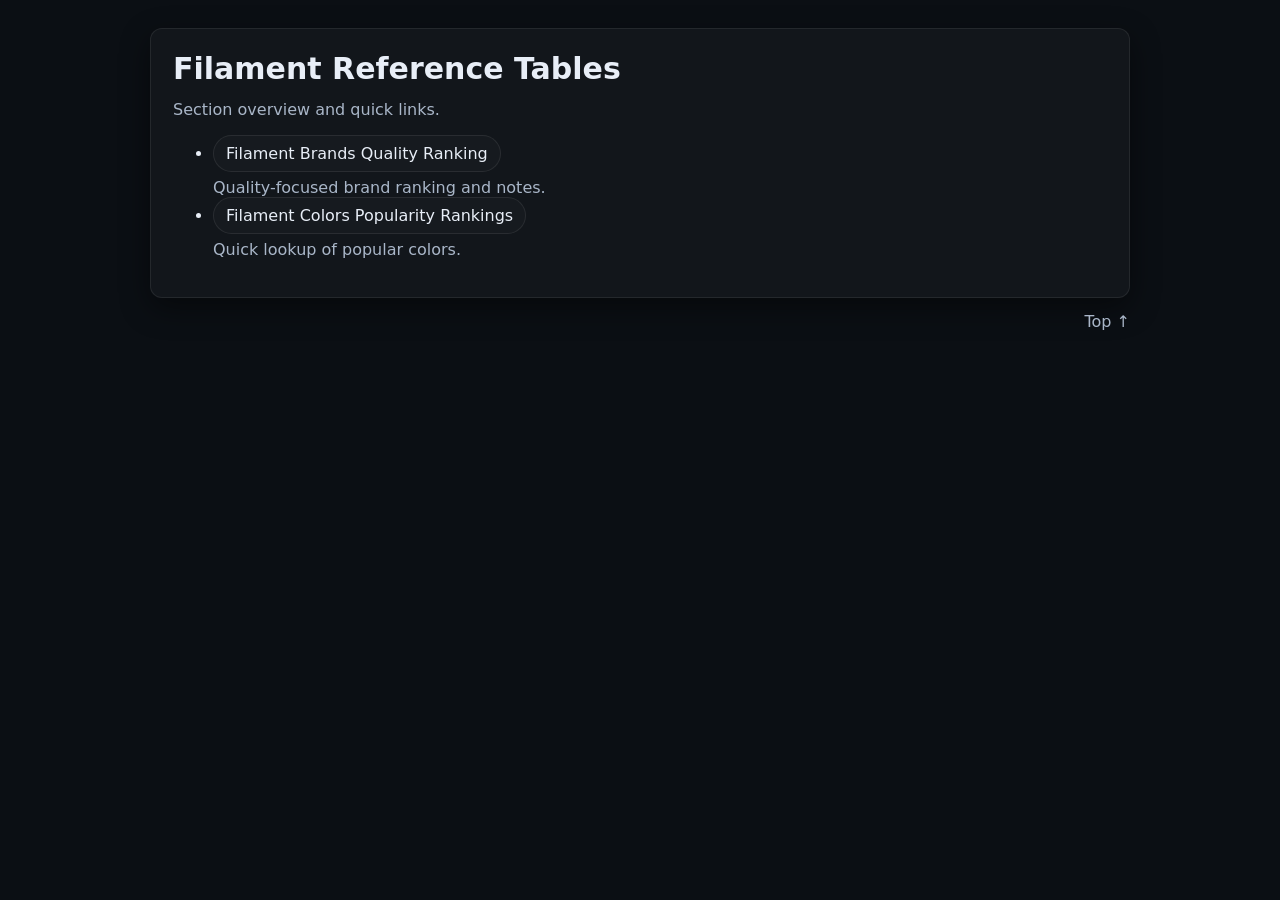
<file: pages/filament-reference-tables.html>
<!doctype html>
<html lang="en">
<head>
  <meta charset="utf-8" />
  <meta name="viewport" content="width=device-width, initial-scale=1" />
  <link rel="stylesheet" href="../css/styles.css" />
  
  <title>Filament Reference Tables</title>
</head>
<body class="pageBody" data-gallery-enabled="false">
  <div id="top"></div>
  <div class="pageCard">
    <div class="pageTopRow">
      <h1>Filament Reference Tables</h1>
      <a id="galleryLink" class="pillLink" href="gallery.html" style="display:none;">🖼️ Gallery</a>
    </div>
    
    <p class='muted'>Section overview and quick links.</p>
<ul>
<li><a class='pillLink' href='filament-brands-quality-ranking.html'>Filament Brands Quality Ranking</a><div class='muted' style='margin-top:6px'>Quality-focused brand ranking and notes.</div></li>
<li><a class='pillLink' href='filament-colors-popularity-rankings.html'>Filament Colors Popularity Rankings</a><div class='muted' style='margin-top:6px'>Quick lookup of popular colors.</div></li>
</ul>
  </div>
  <div class="pageFooter">
    <a class="topLink" href="#top">Top ↑</a>
  </div>
  <script src="../scripts/page.js"></script>
  
</body>
</html>
</file>
<file: css/styles.css>
/* motorurl theme variables */
:root {
  --bg: #070a0f;
  --panel: #0b1018;
  --panel2: #0f1622;
  --text: #e7eefc;
  --muted: #9aa8c2;
  --line: rgba(255,255,255,.08);
  --accent: #19ff7a;          /* neon green */
  --accent2: rgba(25,255,122,.18);
  --accent3: rgba(25,255,122,.35);
  --shadow: 0 10px 30px rgba(0,0,0,.45);
  --radius: 14px;
}

/* motorurl.com starter home layout (v4)
   - Sidebar tree nav (left) with collapse/expand
   - Iframe content frame (right)
   - Mobile: hamburger opens a slide-over menu
   - Gallery: thumbnails grid + lightbox overlay (no autoplay)
   - Gallery Index: auto lists subject folders (from assets/index.json)
*/
:root{
  --bg:#0b0f14;--panel:#0f1622;--panel2:#0c121c;--text:#e8eef7;--muted:#a9b6c8;--line:rgba(255,255,255,.08);
  --accent:#6aa9ff;--hover:rgba(255,255,255,.06);--focus:rgba(106,169,255,.35);--sidebarWidth:290px;--radius:12px;
  --font:ui-sans-serif,system-ui,-apple-system,"Segoe UI",Roboto,Arial,"Noto Sans","Liberation Sans",sans-serif;
}
*{box-sizing:border-box}html,body{height:100%}body{margin:0;font-family:var(--font);background:var(--bg);color:var(--text)}
.app{display:grid;grid-template-columns:var(--sidebarWidth) 1fr;height:100vh}
.sidebar{background:linear-gradient(180deg,var(--panel),var(--panel2));border-right:1px solid var(--line);padding:14px;display:grid;grid-template-rows:auto 1fr auto;gap:12px}
.brand{display:grid;grid-template-columns:44px 1fr;gap:10px;align-items:center;padding:10px;border:1px solid var(--line);border-radius:var(--radius);background:rgba(255,255,255,.02)}
.brand__logo{width:44px;height:44px;border-radius:10px;border:1px solid var(--line);background:linear-gradient(135deg,rgba(255,255,255,.08),rgba(255,255,255,.02));display:inline-block}
.brand__title{font-size:14px;font-weight:650;letter-spacing:.2px}
.brand__homeLink{display:inline-block;margin-top:4px;font-size:12px;color:var(--accent);text-decoration:none}
.brand__homeLink:hover{text-decoration:underline}
.brand__homeLink:focus-visible{outline:none;box-shadow:0 0 0 3px var(--focus);border-radius:8px}
.sidebar__footer{padding:10px;border-top:1px solid var(--line);color:var(--muted);font-size:12px}
.tree{padding:6px;overflow:auto;border:1px solid var(--line);border-radius:var(--radius)}
.tree button,.tree a{font-family:inherit}
.tree .branch{margin-bottom:6px}
.branch__toggle{width:100%;display:grid;grid-template-columns:18px 1fr;gap:8px;align-items:center;padding:8px 10px;border:1px solid transparent;border-radius:10px;background:transparent;color:var(--text);cursor:pointer;text-align:left}
.branch__toggle:hover{background:var(--hover);border-color:var(--line)}
.branch__toggle:focus-visible{outline:none;box-shadow:0 0 0 3px var(--focus)}
.chev{width:18px;height:18px;display:grid;place-items:center;color:var(--muted);user-select:none}
.branch[data-open="true"] .chev { display:inline-block; transition: transform 120ms ease; transform: rotate(0deg); transform-origin: 50% 50%; }
.branch__title{font-weight:600;font-size:13px}
.branch__items{margin:6px 0 0 26px;display:none;border-left:1px solid var(--line);padding-left:10px}
.branch[data-open="true"] > .branch__items{display:grid;gap:4px}
.navItem{display:block;padding:7px 10px;border-radius:10px;color:var(--text);text-decoration:none;border:1px solid transparent}
.navItem:hover{background:var(--hover);border-color:var(--line)}
.navItem[aria-current="page"]{border-color:rgba(106,169,255,.55);background:rgba(106,169,255,.10)}
.muted{color:var(--muted)}
.main{display:grid;grid-template-rows:auto 1fr}
.main__bar{padding:10px 14px;border-bottom:1px solid var(--line);background:rgba(255,255,255,.02);display:grid;grid-template-columns:auto 1fr;gap:10px;align-items:center}
.breadcrumb{font-size:13px;color:var(--muted);overflow:hidden;text-overflow:ellipsis;white-space:nowrap}
.hamburger{display:none;border:1px solid var(--line);background:rgba(255,255,255,.03);color:var(--text);border-radius:10px;padding:6px 10px;cursor:pointer}
.hamburger:hover{background:var(--hover)}
.hamburger:focus-visible{outline:none;box-shadow:0 0 0 3px var(--focus)}
.contentFrame{width:100%;height:100%;border:0;background:var(--bg)}

/* Page styling (iframe pages) */
.pageBody{margin:0;font-family:var(--font);background:var(--bg);color:var(--text);padding:28px}
.pageCard{max-width:980px;margin:0 auto;border:1px solid var(--line);border-radius:14px;padding:22px;background:rgba(255,255,255,.02)}
.pageTopRow{display:flex;gap:10px;align-items:center;justify-content:space-between;flex-wrap:wrap;margin-bottom:14px}
.pageCard h1{margin:0;font-size:30px}
.pageCard p{margin:0;color:var(--muted)}
.pillLink{display:inline-flex;gap:8px;align-items:center;padding:8px 12px;border-radius:999px;border:1px solid var(--line);text-decoration:none;color:var(--text);background:rgba(255,255,255,.03)}
.pillLink:hover{background:var(--hover)}
.pillLink:focus-visible{outline:none;box-shadow:0 0 0 3px var(--focus)}
.pageFooter{max-width:980px;margin:14px auto 0 auto;display:flex;justify-content:flex-end}
.topLink{color:var(--muted);text-decoration:none;border-bottom:1px dashed transparent}
.topLink:hover{color:var(--text);border-bottom-color:var(--muted)}

/* Gallery */
.galleryGrid{display:grid;grid-template-columns:repeat(auto-fill,minmax(140px,1fr));gap:10px;margin-top:14px}
.thumb{border:1px solid var(--line);border-radius:14px;overflow:hidden;background:rgba(255,255,255,.02);cursor:pointer;position:relative;aspect-ratio:1/1}
.thumb:hover{background:var(--hover)}
.thumb img,.thumb video{width:100%;height:100%;object-fit:cover;display:block}
.thumb__badge{position:absolute;left:10px;bottom:10px;font-size:12px;padding:4px 8px;border-radius:999px;border:1px solid var(--line);background:rgba(0,0,0,.45);color:var(--text)}
.lightbox{position:fixed;inset:0;background:rgba(0,0,0,.75);display:none;z-index:200;padding:18px}
.lightbox[data-open="true"]{display:grid}
.lightbox__panel{width:min(1100px,100%);height:min(92vh,900px);margin:auto;display:grid;grid-template-rows:auto 1fr auto;gap:10px}
.lightbox__bar{display:flex;justify-content:space-between;align-items:center;gap:10px;color:var(--muted);font-size:13px}
.lightbox__viewer{border:1px solid var(--line);border-radius:16px;background:rgba(0,0,0,.35);overflow:hidden;display:grid;place-items:center}
.lightbox__viewer img,.lightbox__viewer video{max-width:100%;max-height:100%;width:auto;height:auto;display:block}
.lbBtnRow{display:flex;justify-content:center;gap:10px}
.lbBtn{border:1px solid var(--line);background:rgba(255,255,255,.04);color:var(--text);border-radius:999px;padding:10px 14px;cursor:pointer}
.lbBtn:hover{background:var(--hover)}
.lbBtn:focus-visible{outline:none;box-shadow:0 0 0 3px var(--focus)}

/* Gallery Index */
.subjectGrid{display:grid;grid-template-columns:repeat(auto-fill,minmax(220px,1fr));gap:12px;margin-top:14px}
.subjectCard{border:1px solid var(--line);border-radius:14px;padding:14px;background:rgba(255,255,255,.02);text-decoration:none;color:var(--text)}
.subjectCard:hover{background:var(--hover)}
.subjectCard__title{font-weight:650;margin:0 0 6px 0}
.subjectCard__meta{margin:0;color:var(--muted);font-size:13px}

/* Mobile slide-over */
@media (max-width:860px){
  .app{grid-template-columns:1fr;grid-template-rows:1fr}
  .hamburger{display:inline-block}
  .sidebar{position:fixed;top:0;left:0;height:100vh;width:min(92vw,340px);transform:translateX(-105%);transition:transform 180ms ease-out;z-index:50;box-shadow:0 14px 40px rgba(0,0,0,.55)}
  body.menu-open .sidebar{transform:translateX(0)}
  .backdrop{display:none;position:fixed;inset:0;background:rgba(0,0,0,.55);z-index:40}
  body.menu-open .backdrop{display:block}
}

/* v1 updates: category links on top-level branches */
.branchHeader{display:grid;grid-template-columns:28px 1fr;gap:8px;align-items:center;padding:6px 6px}
.branch__toggleBtn{border:1px solid transparent;background:transparent;border-radius:10px;padding:6px;cursor:pointer;color:var(--text)}
.branch__toggleBtn:hover{background:var(--hover);border-color:var(--line)}
.branch__toggleBtn:focus-visible{outline:none;box-shadow:0 0 0 3px var(--focus)}
.branch__titleLink{display:block;padding:8px 10px;border-radius:10px;color:var(--text);text-decoration:none;border:1px solid transparent;font-weight:600;font-size:13px}
.branch__titleLink:hover{background:var(--hover);border-color:var(--line)}
.branch__titleLink:focus-visible{outline:none;box-shadow:0 0 0 3px var(--focus)}

/* Home page section links (larger than body text, smaller than title) */
.homeSectionLink{
  font-size:18px;
  font-weight:650;
  text-decoration:none;
  color:var(--accent);
}
.homeSectionLink:hover{text-decoration:underline}

/* v3: nested tree spacing */
.branch .branch__items .branchHeader{margin-left:6px}
.branch .branch__items .branch__items{margin-left:18px}

/* v7c: local chev rotation for nested branches */
.branch[data-open="true"] > .branchHeader .chev { display:inline-block; transition: transform 120ms ease; transform: rotate(0deg); transform-origin: 50% 50%; }


/* v4: reskin sidebar + nav (neon) */
html, body {
  background: var(--bg);
  color: var(--text);
}

a { color: var(--text); }

.muted { color: var(--muted); }

/* Sidebar */
.sidebar {
  background: linear-gradient(180deg, var(--panel), var(--panel2));
  border-right: 1px solid var(--line);
}

.sidebar__top {
  background: rgba(255,255,255,.02);
  border-bottom: 1px solid var(--line);
}

.brandCard {
  background: rgba(255,255,255,.03);
  border: 1px solid var(--line);
  border-radius: var(--radius);
  box-shadow: var(--shadow);
}

.brandCard:hover { border-color: rgba(25,255,122,.22); }

.brandCard__title { color: var(--text); }

.brandCard__home { color: var(--accent); }

.branchHeader {
  border-radius: 10px;
  padding: 8px 8px;
}

.branch__titleLink {
  color: var(--text);
  opacity: .92;
}

.branch__titleLink:hover { opacity: 1; }

.branch__toggleBtn {
  border-radius: 10px;
  background: transparent;
  border: 1px solid transparent;
}

.branch__toggleBtn:hover {
  border-color: rgba(25,255,122,.22);
  background: rgba(25,255,122,.06);
}

.branch[data-open="true"] > .branchHeader .chev { display:inline-block; transition: transform 120ms ease; transform: rotate(0deg); transform-origin: 50% 50%; }

.navItem {
  display: block;
  padding: 10px 10px;
  border-radius: 12px;
  margin: 4px 0;
  border: 1px solid transparent;
  color: var(--text);
  opacity: .88;
}

.navItem:hover {
  opacity: 1;
  border-color: rgba(25,255,122,.18);
  background: rgba(255,255,255,.03);
}

.navItem[aria-current="page"] {
  opacity: 1;
  border-color: var(--accent3);
  background: rgba(25,255,122,.08);
  box-shadow: 0 0 0 1px rgba(25,255,122,.15), 0 0 18px rgba(25,255,122,.10);
}

.navItem[aria-current="page"]::before {
  content: "";
  display: inline-block;
  width: 8px;
  height: 8px;
  border-radius: 999px;
  background: var(--accent);
  margin-right: 10px;
  vertical-align: middle;
}

/* Hamburger / mobile drawer */
.hamburger {
  border: 1px solid var(--line);
  background: rgba(255,255,255,.03);
  color: var(--text);
}
.hamburger:hover { border-color: rgba(25,255,122,.22); }

.sidebarOverlay { background: rgba(0,0,0,.55); }

/* Page cards */
.pageCard {
  background: rgba(255,255,255,.03);
  border: 1px solid var(--line);
  border-radius: var(--radius);
  box-shadow: var(--shadow);
}

.pillLink {
  border: 1px solid var(--line);
  background: rgba(255,255,255,.02);
  color: var(--text);
}
.pillLink:hover {
  border-color: rgba(25,255,122,.22);
  background: rgba(25,255,122,.06);
}


/* v6: nav font scale for dense trees */
/* Slightly reduce nav typography to accommodate denser trees across sites */
.branch__titleLink {
  font-size: 0.95rem;
}

.navItem {
  font-size: 0.92rem;
  line-height: 1.25;
}

/* Nested levels step down a touch more */
.branch .branch__items .branch__titleLink {
  font-size: 0.92rem;
}

.branch .branch__items .navItem {
  font-size: 0.9rem;
}


/* v7: chevron direction + animation */
.chev {
  display: inline-block;
  transition: transform 120ms ease;
  transform: rotate(0deg); /* right-pointing when collapsed */
  transform-origin: 50% 50%;
}

.branch[data-open="true"] > .branchHeader .chev { display:inline-block; transition: transform 120ms ease; transform: rotate(0deg); transform-origin: 50% 50%; }


/* v8: chevron glyph + rotation (CSS pseudo-element) */
.chev {
  display: inline-block;
  width: 1.1em;
  height: 1.1em;
  line-height: 1.1em;
  color: var(--muted);
  transition: transform 120ms ease, color 120ms ease;
  transform: rotate(0deg); /* right when collapsed */
  transform-origin: 50% 50%;
}

.chev::before {
  content: "▶";
  display: inline-block;
}

.branch__toggleBtn:hover .chev {
  color: var(--accent);
}

.branch[data-open="true"] > .branchHeader .chev {
  transform: rotate(90deg); /* down when expanded */
}


/* v9: nav subtitle styling */
.navTitle {
  display: block;
}

.navSub {
  display: block;
  font-size: 0.82em;
  opacity: 0.75;
  color: var(--muted);
  margin-top: 2px;
}


/* v10: data tables (reference pages) */
.dataTable {
  width: 100%;
  border-collapse: collapse;
  border: 1px solid var(--line);
  border-radius: 12px;
  overflow: hidden;
  background: rgba(255,255,255,.02);
  margin: 12px 0 18px;
}
.dataTable th, .dataTable td {
  padding: 10px 12px;
  border-bottom: 1px solid var(--line);
  vertical-align: top;
}
.dataTable th {
  text-align: left;
  font-weight: 600;
  background: rgba(255,255,255,.03);
}
.dataTable tr:last-child td { border-bottom: none; }
.dataTable.compact th, .dataTable.compact td { padding: 8px 10px; }


/* v11: larger hamburger */
#hamburgerBtn, .hamburgerBtn, .hamburger {
  width: 48px;
  height: 48px;
  font-size: 1.35rem;
}
#hamburgerBtn svg, .hamburger svg {
  width: 24px;
  height: 24px;
}
</file>
<file: css/header.css>
/* MotorURL Header (Part 03)
   Shared include: /includes/header.html
   Goals: small, left-aligned brand; sticky; low vertical footprint; matches existing theme.
*/

:root{
  --headerH: 48px; /* target 40–48px */
}

.siteHeader{
  position: sticky;
  top: 0;
  z-index: 3000;

  height: var(--headerH);
  display: flex;
  align-items: center;

  background: var(--panel);
  border-bottom: 1px solid var(--line);
}

.siteHeader__brand{
  display: flex;
  align-items: center;
  gap: 10px;

  height: 100%;
  padding-left: 14px;
  padding-right: 10px;

  text-decoration: none;
  color: var(--text);
}

.siteHeader__brand:hover{
  background: var(--panel2); /* subtle standout */
}

.siteHeader__logo{
  height: 70%;   /* temporary sizing rule */
  width: auto;   /* preserve aspect ratio */
  display: block;
}

.siteHeader__name{
  font-size: 0.95rem;
  font-weight: 600;
  letter-spacing: 0.02em;
}

/* Make room for header while preserving existing full-height layout */
.app{
  height: calc(100vh - var(--headerH));
}
</file>
<file: css/sidebar-title.css>
/* Part 03 – Sidebar section title */
.sidebarSectionTitle{
  text-align: center;
  font-weight: 700;
  letter-spacing: 0.08em;
  padding: 10px 8px 6px;
  color: var(--text);
  opacity: 0.95;
}
</file>
<file: css/toc.css>
/* Part 03: TOC panel (iframe + parent-rendered) */
.main__contentRow{
  display:flex;
  height: calc(100% - 44px);
}

.contentFrame{
  flex: 1 1 auto;
  width: 100%;
  border: 0;
}

.tocPanel{
  width: 280px;
  flex: 0 0 280px;
  border-left: 1px solid var(--line);
  background: var(--panel);
  padding: 12px 12px 14px;
  overflow: auto;
}

.tocPanel__title{
  font-weight: 700;
  opacity: 0.9;
  margin-bottom: 8px;
}

.tocPanel__nav a{
  display:block;
  color: var(--text);
  text-decoration:none;
  padding: 6px 6px;
  border-radius: 8px;
}

.tocPanel__nav a:hover{
  background: var(--panel2);
}

.tocItem--h3{
  padding-left: 14px;
  opacity: 0.95;
}

.tocToggle{
  margin-left: auto;
}

/* narrow screens: hide TOC by default */
@media (max-width: 1050px){
  .tocPanel{ display:none; }
  .tocToggle{ display:inline-flex; }
}
</file>
